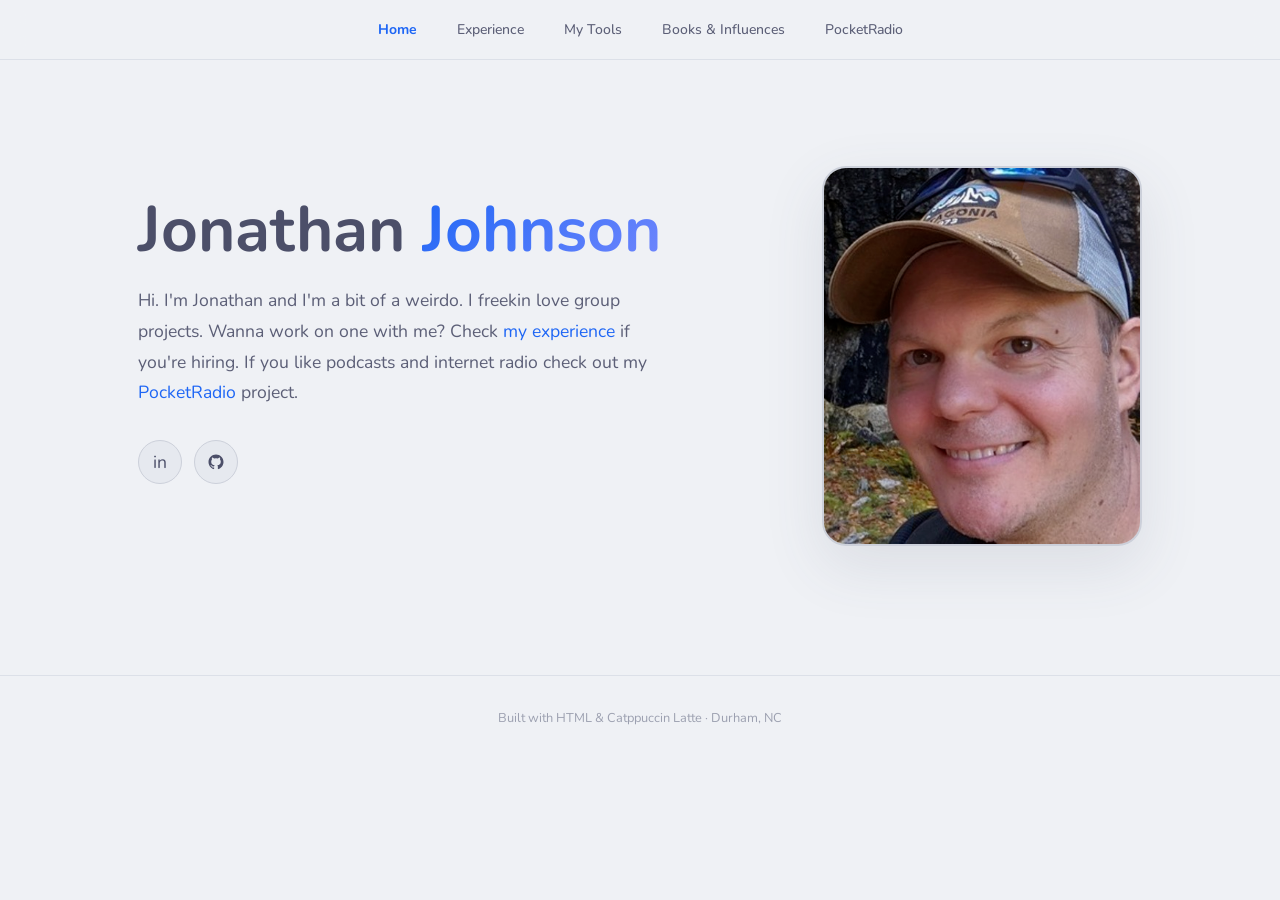
<file: index.html>
<!DOCTYPE html>
<html lang="en">
<head>
  <meta charset="UTF-8" />
  <meta name="viewport" content="width=device-width, initial-scale=1.0" />
  <title>Jonathan Johnson</title>
  <meta name="description" content="Jonathan Johnson — engineering leader in Durham, NC. Experience, agentic work, and PocketRadio." />
  <link rel="preconnect" href="https://fonts.googleapis.com" />
  <link rel="preconnect" href="https://fonts.gstatic.com" crossorigin />
  <link href="https://fonts.googleapis.com/css2?family=Caveat:wght@600&family=Nunito:wght@300;400;500;600;700&display=swap" rel="stylesheet" />
  <link rel="stylesheet" href="assets/site.css" />
  <noscript><style>.fade-in { opacity: 1; transform: none; }</style></noscript>
</head>
<body>

  <!-- NAV -->
  <nav>
    <ul>
      <li><a href="index.html" class="current">Home</a></li>
      <li><a href="experience.html">Experience</a></li>
      <li><a href="tools.html">My Tools</a></li>
      <li><a href="books.html">Books &amp; Influences</a></li>
      <li><a href="pocketradio.html">PocketRadio</a></li>
    </ul>
  </nav>

  <!-- HERO -->
  <section id="hero">
    <div class="hero-left fade-in">
      <h1>Jonathan <span>Johnson</span></h1>
      <p class="hero-bio">Hi. I'm Jonathan and I'm a bit of a weirdo. I freekin love group projects. Wanna work on one with me? Check <a href="experience.html">my experience</a> if you're hiring. If you like podcasts and internet radio check out my <a href="pocketradio.html">PocketRadio</a> project.</p>
      <div class="social-icons">
        <a href="https://www.linkedin.com/in/jonathan-david-johnson" target="_blank" rel="noopener" class="social-icon" title="LinkedIn">in</a>
        <a href="https://github.com/jonathan-david-johnson" target="_blank" rel="noopener" class="social-icon" title="GitHub">
          <svg width="18" height="18" viewBox="0 0 24 24" fill="currentColor"><path d="M12 2C6.477 2 2 6.477 2 12c0 4.418 2.865 8.166 6.839 9.489.5.092.682-.217.682-.482 0-.237-.008-.866-.013-1.7-2.782.604-3.369-1.341-3.369-1.341-.454-1.154-1.11-1.462-1.11-1.462-.908-.62.069-.608.069-.608 1.003.07 1.531 1.03 1.531 1.03.892 1.529 2.341 1.087 2.91.832.092-.647.35-1.088.636-1.338-2.22-.253-4.555-1.11-4.555-4.943 0-1.091.39-1.984 1.029-2.683-.103-.253-.446-1.27.098-2.647 0 0 .84-.269 2.75 1.025A9.578 9.578 0 0 1 12 6.836a9.59 9.59 0 0 1 2.504.337c1.909-1.294 2.747-1.025 2.747-1.025.546 1.377.202 2.394.1 2.647.64.699 1.028 1.592 1.028 2.683 0 3.842-2.339 4.687-4.566 4.935.359.309.678.919.678 1.852 0 1.336-.012 2.415-.012 2.743 0 .267.18.578.688.48C19.138 20.163 22 16.418 22 12c0-5.523-4.477-10-10-10z"/></svg>
        </a>
      </div>
    </div>
    <div class="hero-right fade-in" style="transition-delay: 0.15s">
      <div class="avatar-wrap">
        <img src="headshot.png" alt="Jonathan Johnson" />
      </div>
    </div>
  </section>

  <footer>
    Built with HTML &amp; Catppuccin Latte · Durham, NC
  </footer>

  <script src="assets/site.js"></script>

</body>
</html>
</file>
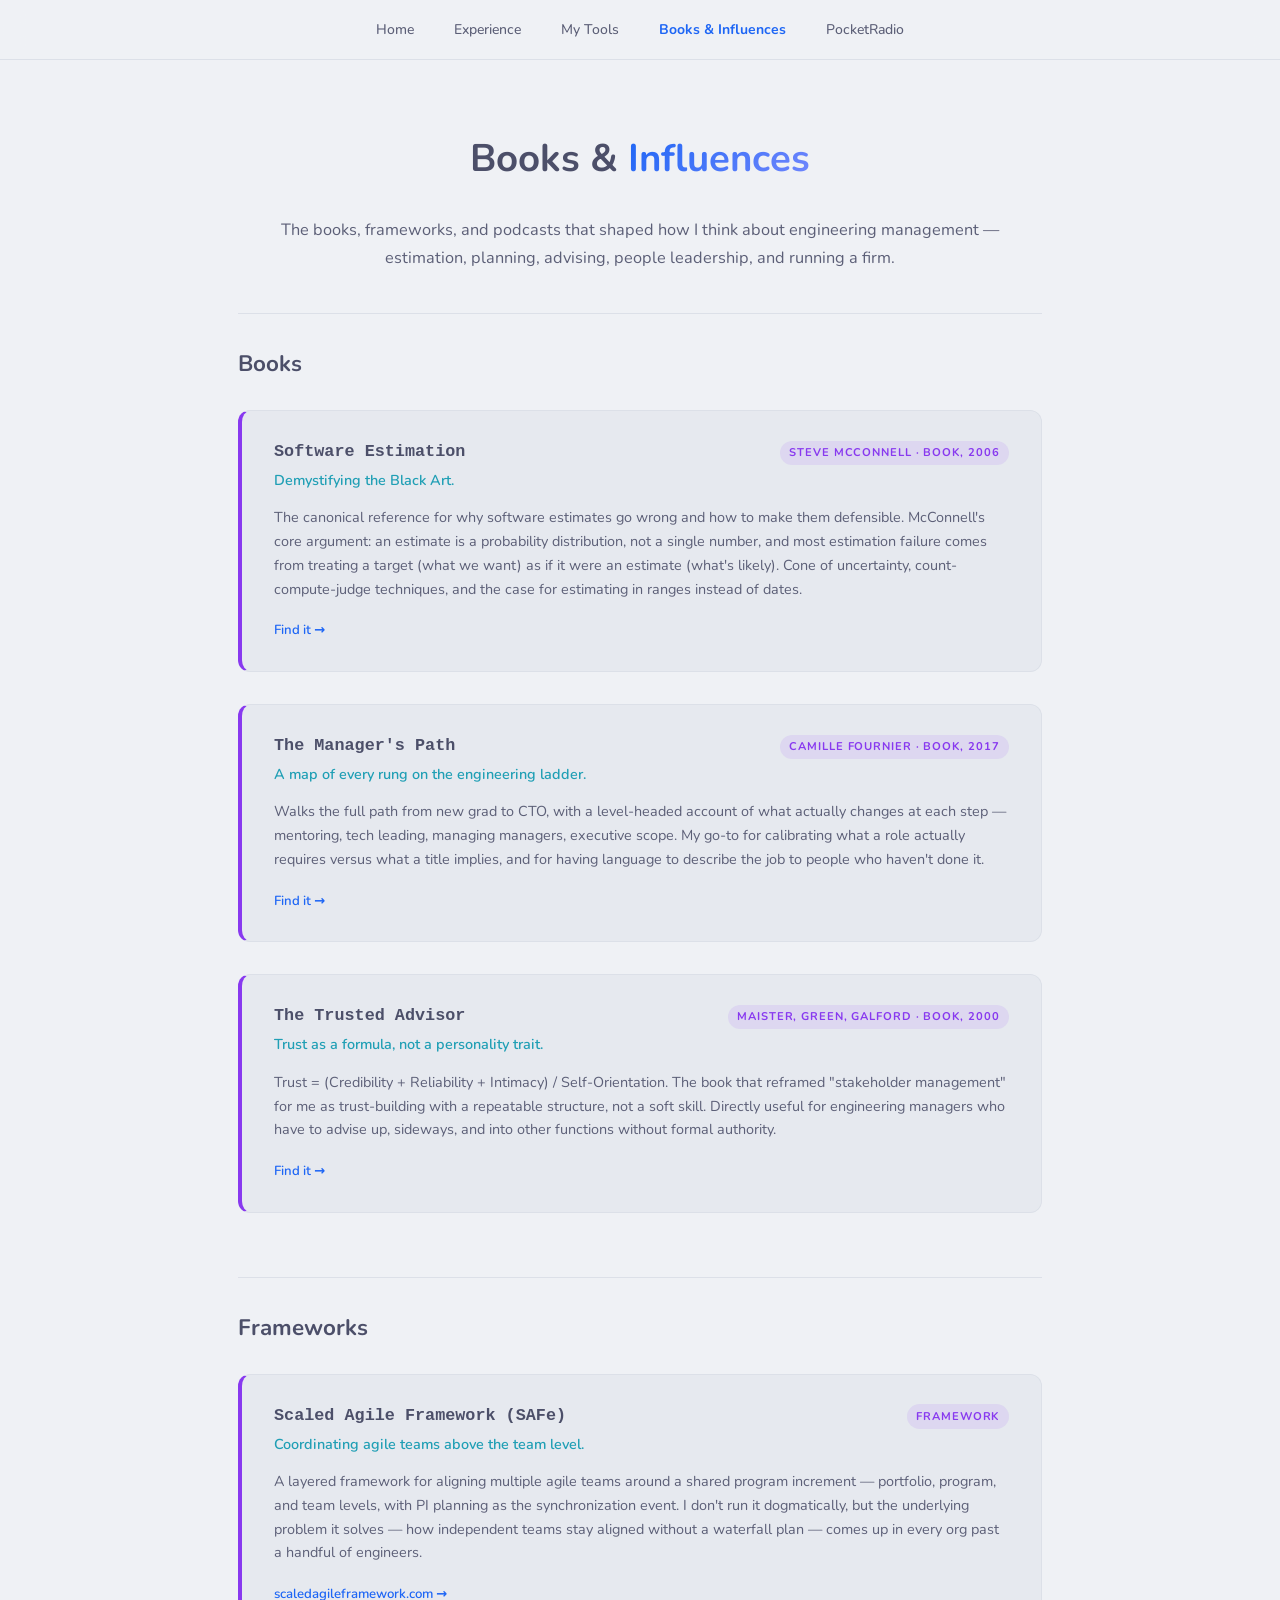
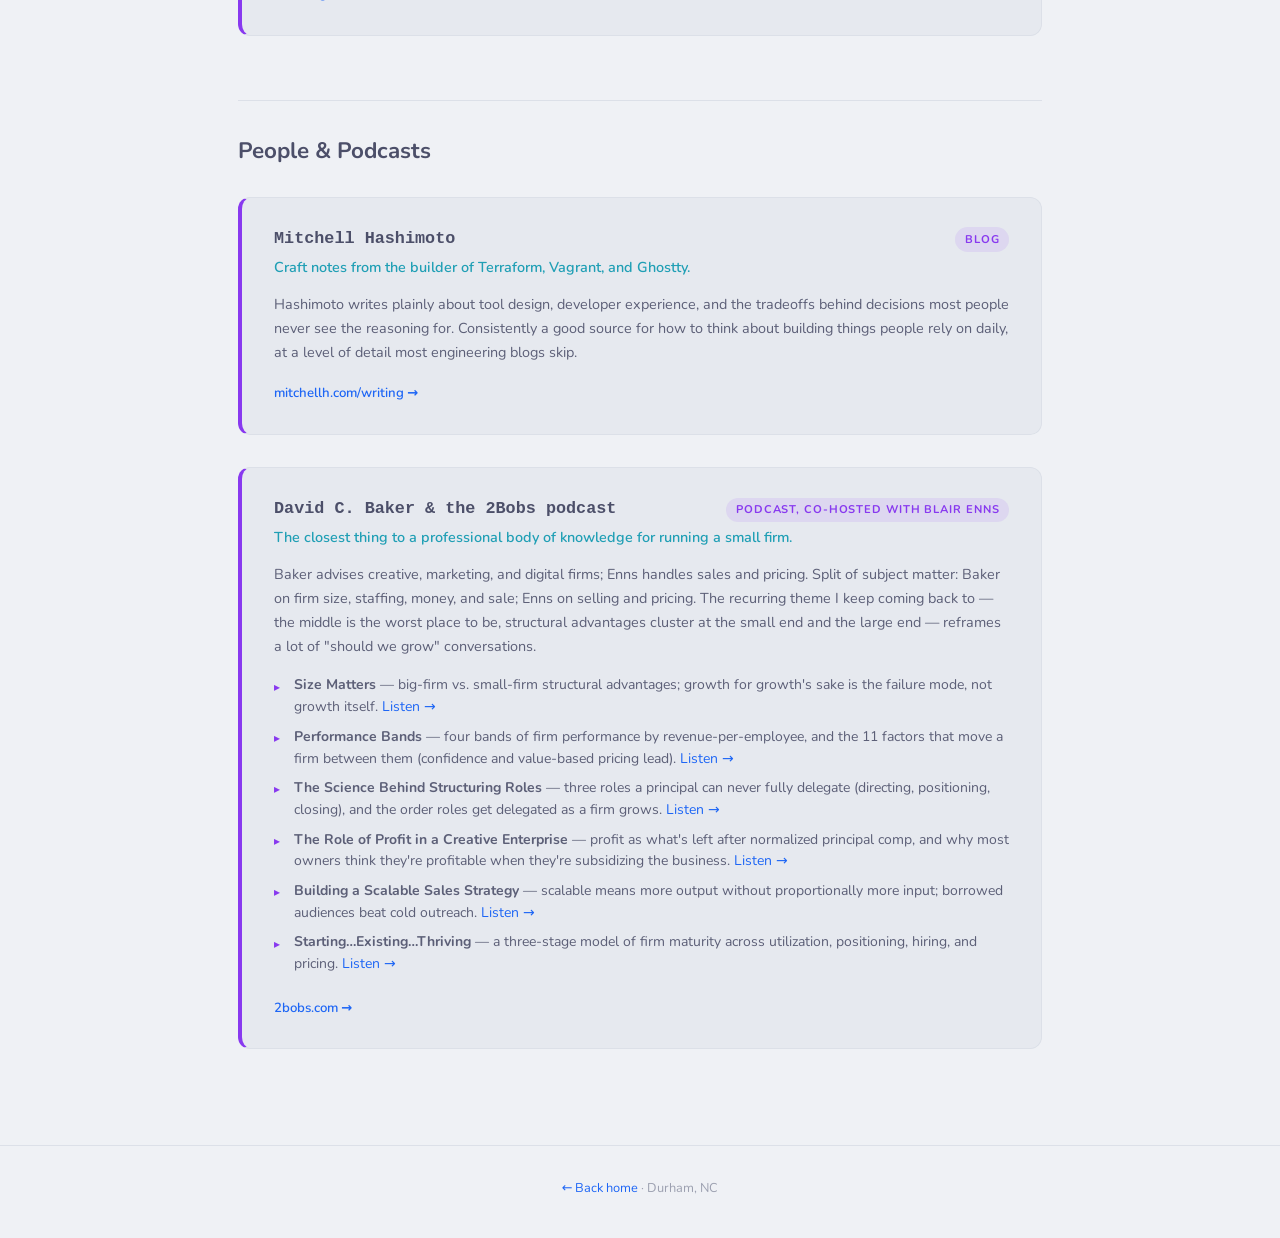
<file: books.html>
<!DOCTYPE html>
<html lang="en">
<head>
  <meta charset="UTF-8" />
  <meta name="viewport" content="width=device-width, initial-scale=1.0" />
  <title>Books &amp; Influences — Jonathan Johnson</title>
  <meta name="description" content="Books, frameworks, and podcasts that shaped Jonathan Johnson's approach to engineering management." />
  <link rel="preconnect" href="https://fonts.googleapis.com" />
  <link rel="preconnect" href="https://fonts.gstatic.com" crossorigin />
  <link href="https://fonts.googleapis.com/css2?family=Caveat:wght@600&family=Nunito:wght@300;400;500;600;700&display=swap" rel="stylesheet" />
  <link rel="stylesheet" href="assets/site.css" />
  <noscript><style>.fade-in { opacity: 1; transform: none; }</style></noscript>
</head>
<body>

  <!-- NAV -->
  <nav>
    <ul>
      <li><a href="index.html">Home</a></li>
      <li><a href="experience.html">Experience</a></li>
      <li><a href="tools.html">My Tools</a></li>
      <li><a href="books.html" class="current">Books &amp; Influences</a></li>
      <li><a href="pocketradio.html">PocketRadio</a></li>
    </ul>
  </nav>

  <div id="books">
    <div class="section-wrap first">
      <h2 class="section-heading tight fade-in">Books &amp; <span>Influences</span></h2>
      <p class="pr-lede fade-in">The books, frameworks, and podcasts that shaped how I think about engineering management — estimation, planning, advising, people leadership, and running a firm.</p>

      <!-- ── BOOKS ── -->
      <div class="tool-group">
        <div class="tool-group-head fade-in">
          <h3>Books</h3>
        </div>

        <div class="tool-list">

          <div class="tool-card fade-in">
            <div class="tool-head">
              <span class="tool-name">Software Estimation</span>
              <span class="tool-kind">Steve McConnell · Book, 2006</span>
            </div>
            <p class="tool-what">Demystifying the Black Art.</p>
            <p class="tool-desc">The canonical reference for why software estimates go wrong and how to make them defensible. McConnell's core argument: an estimate is a probability distribution, not a single number, and most estimation failure comes from treating a target (what we want) as if it were an estimate (what's likely). Cone of uncertainty, count-compute-judge techniques, and the case for estimating in ranges instead of dates.</p>
            <a href="https://www.google.com/search?q=Software+Estimation+Demystifying+the+Black+Art+Steve+McConnell" target="_blank" rel="noopener" class="tool-link">Find it →</a>
          </div>

          <div class="tool-card fade-in">
            <div class="tool-head">
              <span class="tool-name">The Manager's Path</span>
              <span class="tool-kind">Camille Fournier · Book, 2017</span>
            </div>
            <p class="tool-what">A map of every rung on the engineering ladder.</p>
            <p class="tool-desc">Walks the full path from new grad to CTO, with a level-headed account of what actually changes at each step — mentoring, tech leading, managing managers, executive scope. My go-to for calibrating what a role actually requires versus what a title implies, and for having language to describe the job to people who haven't done it.</p>
            <a href="https://www.google.com/search?q=The+Manager%27s+Path+Camille+Fournier" target="_blank" rel="noopener" class="tool-link">Find it →</a>
          </div>

          <div class="tool-card fade-in">
            <div class="tool-head">
              <span class="tool-name">The Trusted Advisor</span>
              <span class="tool-kind">Maister, Green, Galford · Book, 2000</span>
            </div>
            <p class="tool-what">Trust as a formula, not a personality trait.</p>
            <p class="tool-desc">Trust = (Credibility + Reliability + Intimacy) / Self-Orientation. The book that reframed "stakeholder management" for me as trust-building with a repeatable structure, not a soft skill. Directly useful for engineering managers who have to advise up, sideways, and into other functions without formal authority.</p>
            <a href="https://www.google.com/search?q=The+Trusted+Advisor+Maister+Green+Galford" target="_blank" rel="noopener" class="tool-link">Find it →</a>
          </div>

        </div>
      </div>

      <!-- ── FRAMEWORKS ── -->
      <div class="tool-group">
        <div class="tool-group-head fade-in">
          <h3>Frameworks</h3>
        </div>

        <div class="tool-list">

          <div class="tool-card fade-in">
            <div class="tool-head">
              <span class="tool-name">Scaled Agile Framework (SAFe)</span>
              <span class="tool-kind">Framework</span>
            </div>
            <p class="tool-what">Coordinating agile teams above the team level.</p>
            <p class="tool-desc">A layered framework for aligning multiple agile teams around a shared program increment — portfolio, program, and team levels, with PI planning as the synchronization event. I don't run it dogmatically, but the underlying problem it solves — how independent teams stay aligned without a waterfall plan — comes up in every org past a handful of engineers.</p>
            <a href="https://scaledagileframework.com/" target="_blank" rel="noopener" class="tool-link">scaledagileframework.com →</a>
          </div>

        </div>
      </div>

      <!-- ── PEOPLE & PODCASTS ── -->
      <div class="tool-group">
        <div class="tool-group-head fade-in">
          <h3>People &amp; Podcasts</h3>
        </div>

        <div class="tool-list">

          <div class="tool-card fade-in">
            <div class="tool-head">
              <span class="tool-name">Mitchell Hashimoto</span>
              <span class="tool-kind">Blog</span>
            </div>
            <p class="tool-what">Craft notes from the builder of Terraform, Vagrant, and Ghostty.</p>
            <p class="tool-desc">Hashimoto writes plainly about tool design, developer experience, and the tradeoffs behind decisions most people never see the reasoning for. Consistently a good source for how to think about building things people rely on daily, at a level of detail most engineering blogs skip.</p>
            <a href="https://mitchellh.com/writing" target="_blank" rel="noopener" class="tool-link">mitchellh.com/writing →</a>
          </div>

          <div class="tool-card fade-in">
            <div class="tool-head">
              <span class="tool-name">David C. Baker &amp; the 2Bobs podcast</span>
              <span class="tool-kind">Podcast, co-hosted with Blair Enns</span>
            </div>
            <p class="tool-what">The closest thing to a professional body of knowledge for running a small firm.</p>
            <p class="tool-desc">Baker advises creative, marketing, and digital firms; Enns handles sales and pricing. Split of subject matter: Baker on firm size, staffing, money, and sale; Enns on selling and pricing. The recurring theme I keep coming back to — the middle is the worst place to be, structural advantages cluster at the small end and the large end — reframes a lot of "should we grow" conversations.</p>
            <ul class="tool-bullets">
              <li><strong>Size Matters</strong> — big-firm vs. small-firm structural advantages; growth for growth's sake is the failure mode, not growth itself. <a href="https://2bobs.com/podcast/size-matters" target="_blank" rel="noopener">Listen →</a></li>
              <li><strong>Performance Bands</strong> — four bands of firm performance by revenue-per-employee, and the 11 factors that move a firm between them (confidence and value-based pricing lead). <a href="https://2bobs.com/podcast/performance-bands" target="_blank" rel="noopener">Listen →</a></li>
              <li><strong>The Science Behind Structuring Roles</strong> — three roles a principal can never fully delegate (directing, positioning, closing), and the order roles get delegated as a firm grows. <a href="https://2bobs.com/podcast/the-science-behind-structuring-roles" target="_blank" rel="noopener">Listen →</a></li>
              <li><strong>The Role of Profit in a Creative Enterprise</strong> — profit as what's left after normalized principal comp, and why most owners think they're profitable when they're subsidizing the business. <a href="https://2bobs.com/podcast/the-role-of-profit-in-a-creative-enterprise" target="_blank" rel="noopener">Listen →</a></li>
              <li><strong>Building a Scalable Sales Strategy</strong> — scalable means more output without proportionally more input; borrowed audiences beat cold outreach. <a href="https://2bobs.com/podcast/building-a-scalable-sales-strategy" target="_blank" rel="noopener">Listen →</a></li>
              <li><strong>Starting…Existing…Thriving</strong> — a three-stage model of firm maturity across utilization, positioning, hiring, and pricing. <a href="https://2bobs.com/podcast/starting-existing-thriving" target="_blank" rel="noopener">Listen →</a></li>
            </ul>
            <a href="https://2bobs.com" target="_blank" rel="noopener" class="tool-link">2bobs.com →</a>
          </div>

        </div>
      </div>

    </div>
  </div>

  <footer>
    <a href="index.html">← Back home</a> · Durham, NC
  </footer>

  <script src="assets/site.js"></script>

</body>
</html>
</file>
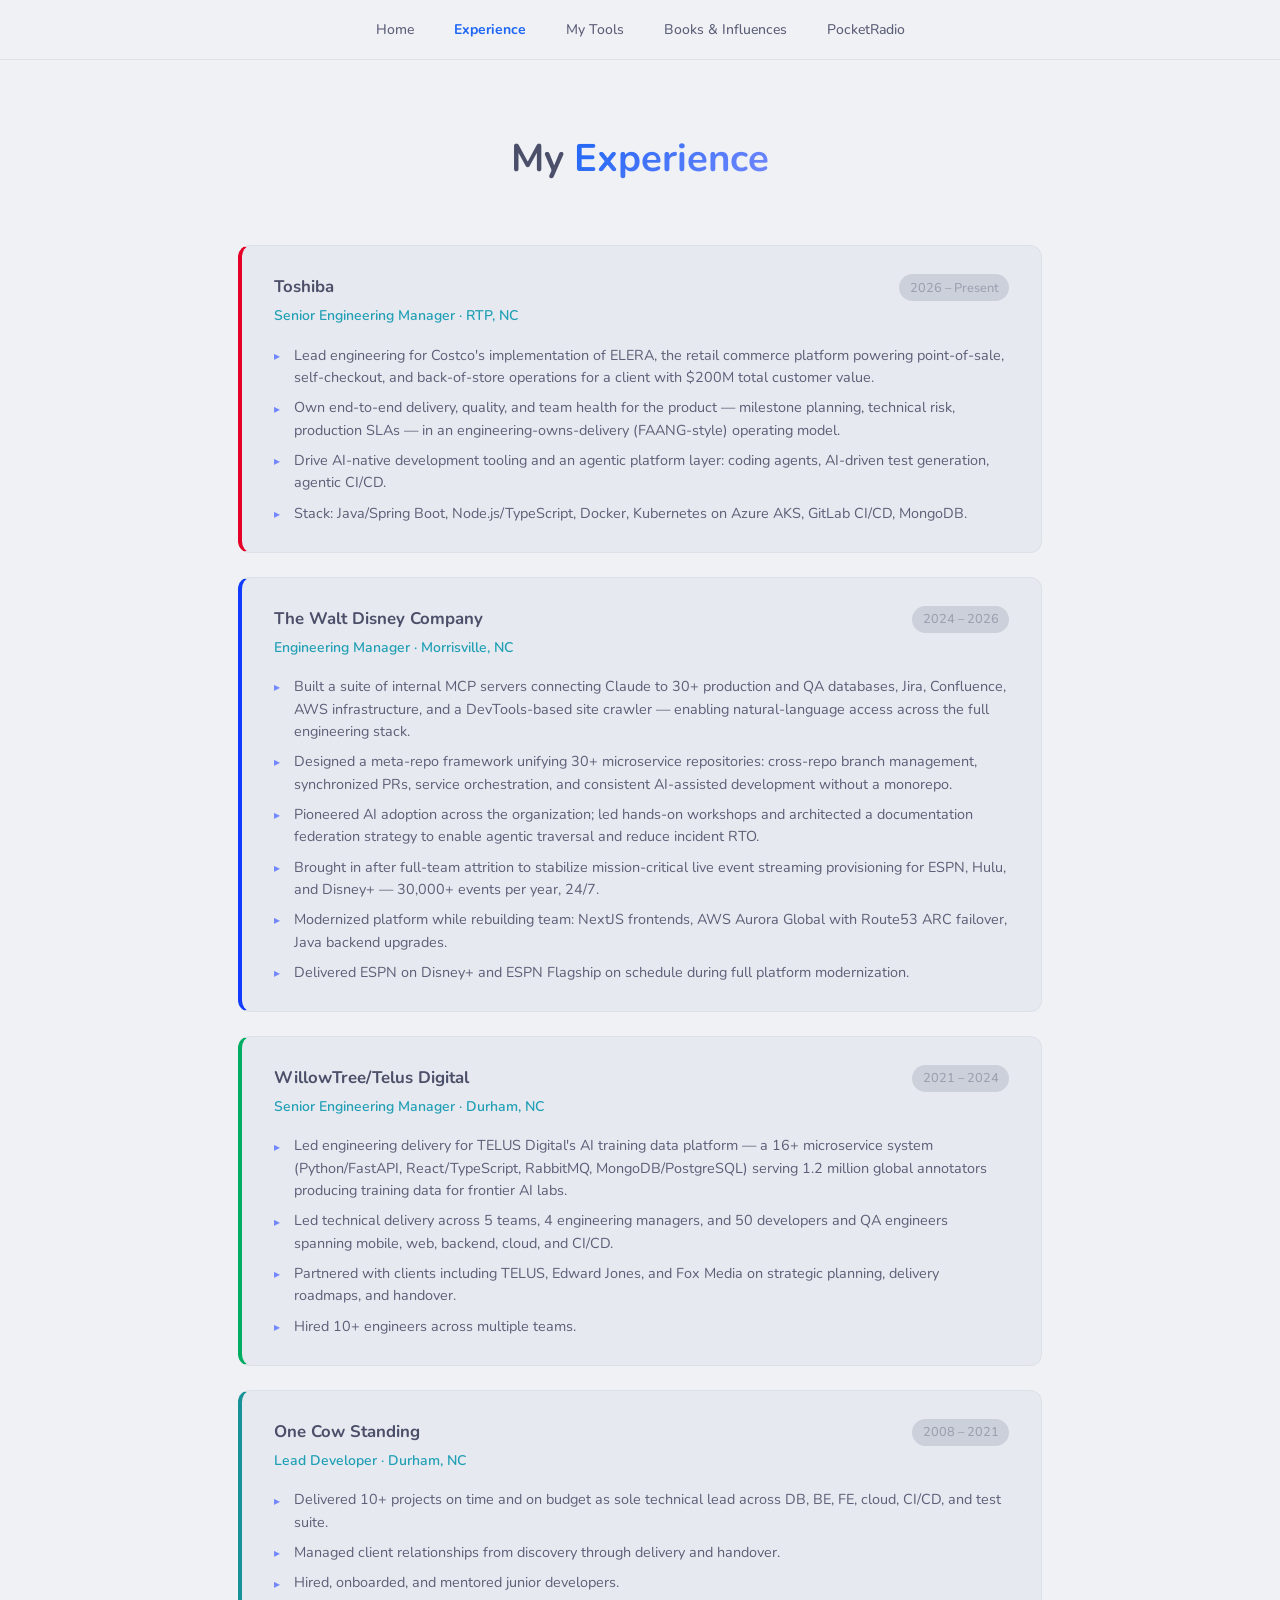
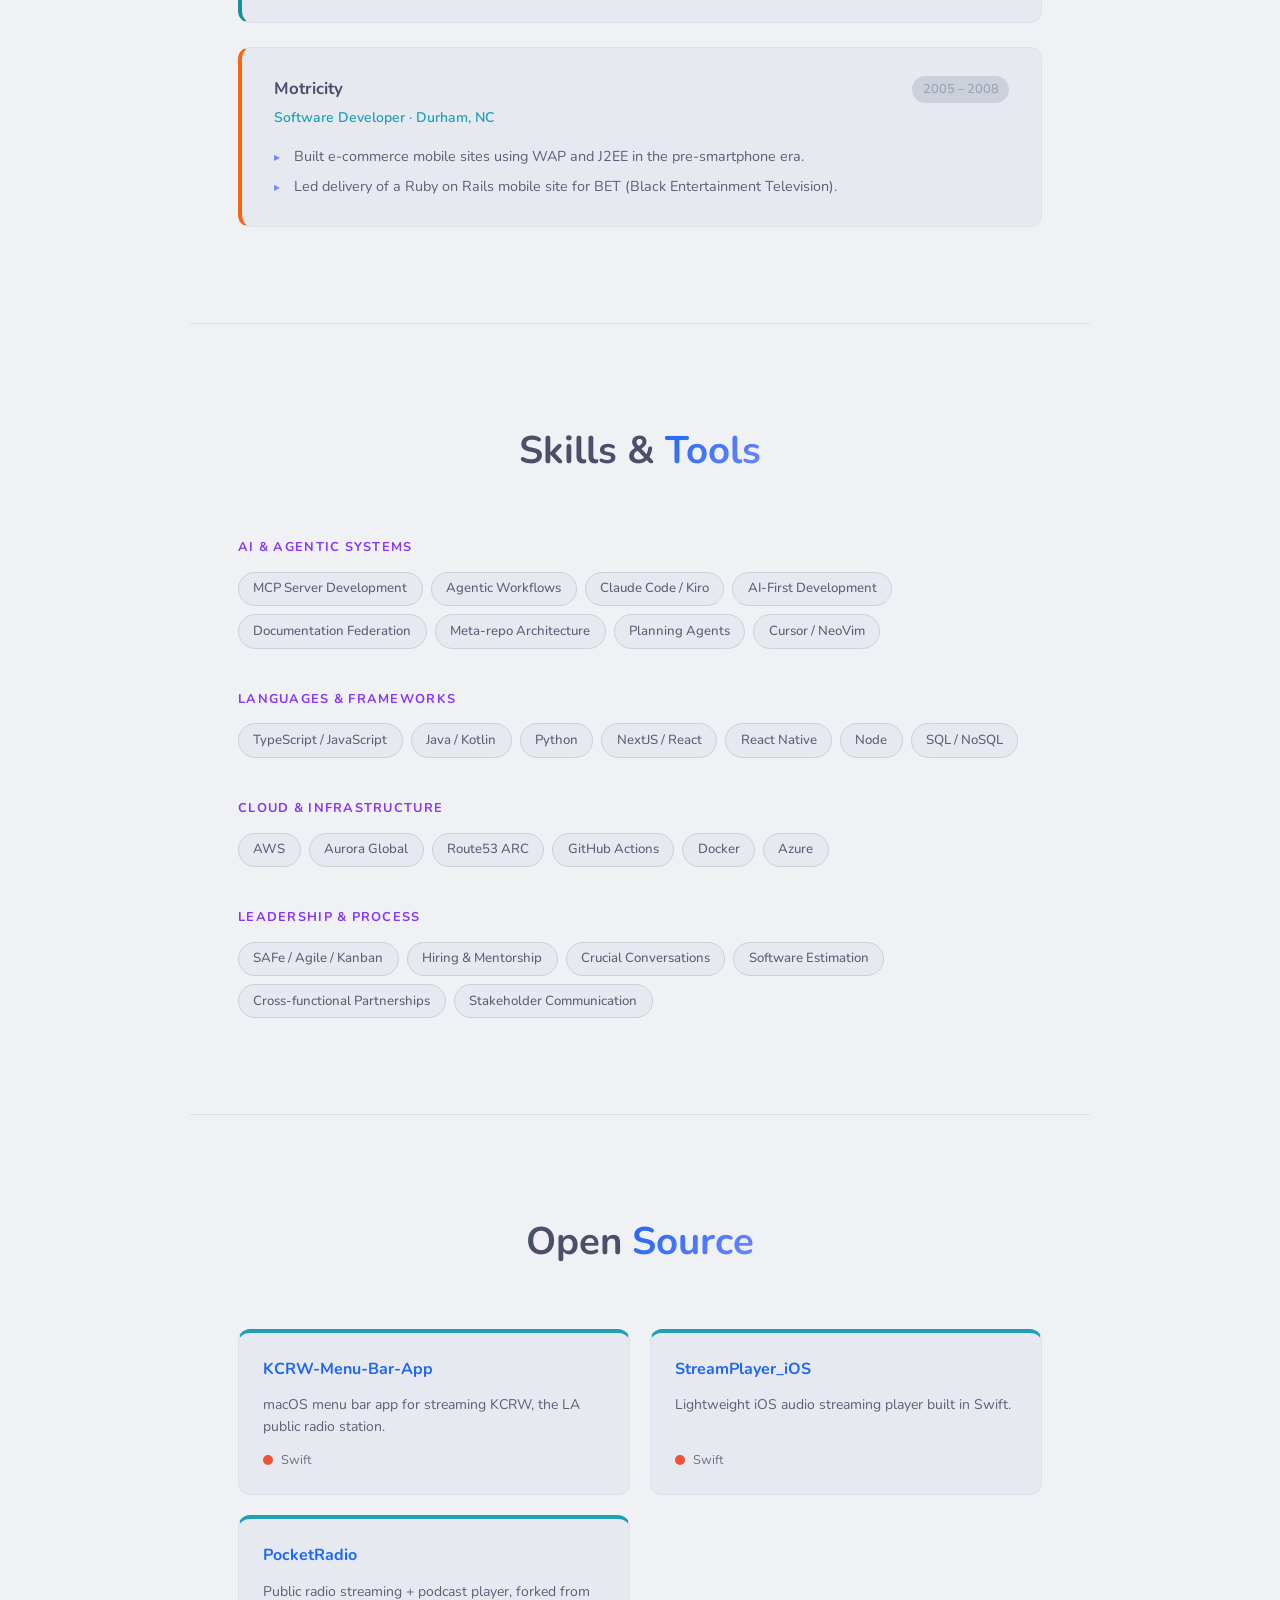
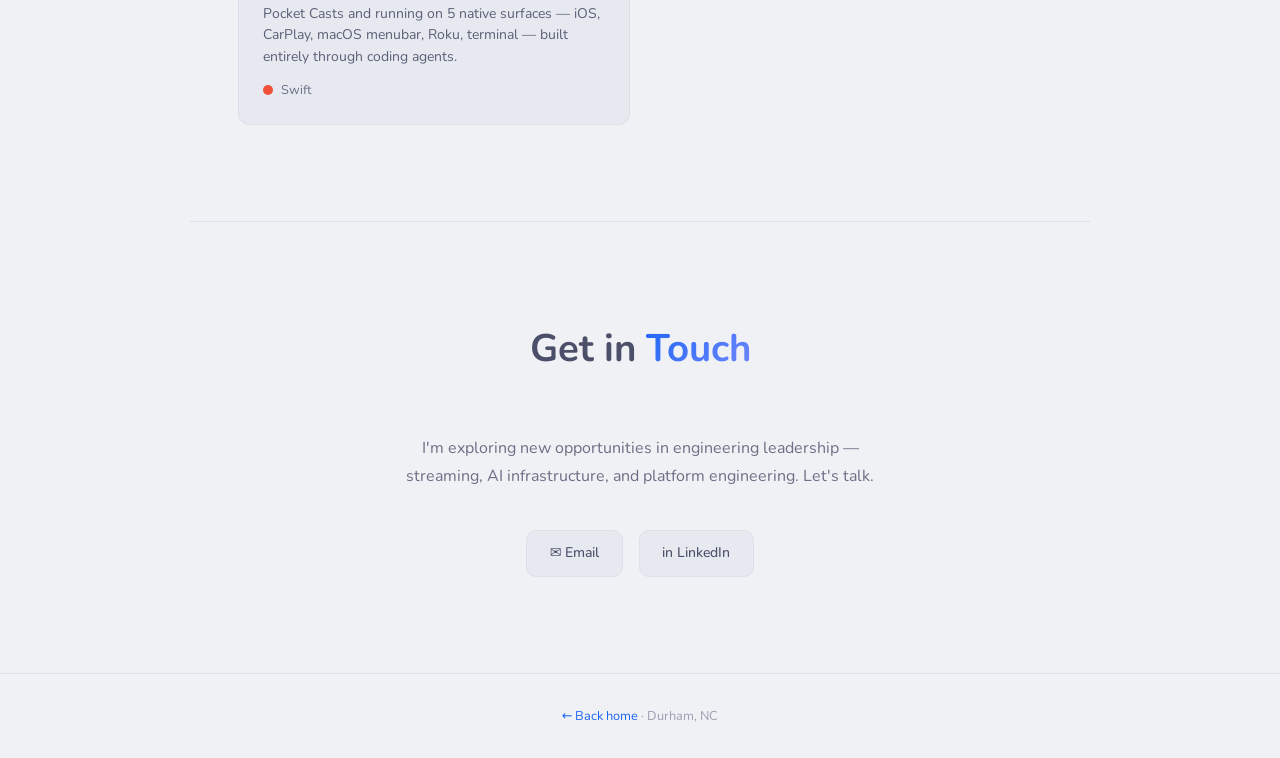
<file: experience.html>
<!DOCTYPE html>
<html lang="en">
<head>
  <meta charset="UTF-8" />
  <meta name="viewport" content="width=device-width, initial-scale=1.0" />
  <title>Experience — Jonathan Johnson</title>
  <meta name="description" content="Engineering leadership experience, skills, and open source — Jonathan Johnson." />
  <link rel="preconnect" href="https://fonts.googleapis.com" />
  <link rel="preconnect" href="https://fonts.gstatic.com" crossorigin />
  <link href="https://fonts.googleapis.com/css2?family=Caveat:wght@600&family=Nunito:wght@300;400;500;600;700&display=swap" rel="stylesheet" />
  <link rel="stylesheet" href="assets/site.css" />
  <noscript><style>.fade-in { opacity: 1; transform: none; }</style></noscript>
</head>
<body>

  <!-- NAV -->
  <nav>
    <ul>
      <li><a href="index.html">Home</a></li>
      <li><a href="experience.html" class="current">Experience</a></li>
      <li><a href="tools.html">My Tools</a></li>
      <li><a href="books.html">Books &amp; Influences</a></li>
      <li><a href="pocketradio.html">PocketRadio</a></li>
    </ul>
  </nav>

  <!-- EXPERIENCE -->
  <div id="experience">
    <div class="section-wrap first">
      <h2 class="section-heading fade-in">My <span>Experience</span></h2>
      <div class="exp-list">

        <div class="exp-card fade-in" style="border-left-color: #E60027">
          <div class="exp-card-header">
            <span class="exp-company">Toshiba</span>
            <span class="exp-period">2026 – Present</span>
          </div>
          <p class="exp-role">Senior Engineering Manager · RTP, NC</p>
          <ul class="exp-bullets">
            <li>Lead engineering for Costco's implementation of ELERA, the retail commerce platform powering point-of-sale, self-checkout, and back-of-store operations for a client with $200M total customer value.</li>
            <li>Own end-to-end delivery, quality, and team health for the product — milestone planning, technical risk, production SLAs — in an engineering-owns-delivery (FAANG-style) operating model.</li>
            <li>Drive AI-native development tooling and an agentic platform layer: coding agents, AI-driven test generation, agentic CI/CD.</li>
            <li>Stack: Java/Spring Boot, Node.js/TypeScript, Docker, Kubernetes on Azure AKS, GitLab CI/CD, MongoDB.</li>
          </ul>
        </div>

        <div class="exp-card fade-in" style="border-left-color: #113CFF">
          <div class="exp-card-header">
            <span class="exp-company">The Walt Disney Company</span>
            <span class="exp-period">2024 – 2026</span>
          </div>
          <p class="exp-role">Engineering Manager · Morrisville, NC</p>
          <ul class="exp-bullets">
            <li>Built a suite of internal MCP servers connecting Claude to 30+ production and QA databases, Jira, Confluence, AWS infrastructure, and a DevTools-based site crawler — enabling natural-language access across the full engineering stack.</li>
            <li>Designed a meta-repo framework unifying 30+ microservice repositories: cross-repo branch management, synchronized PRs, service orchestration, and consistent AI-assisted development without a monorepo.</li>
            <li>Pioneered AI adoption across the organization; led hands-on workshops and architected a documentation federation strategy to enable agentic traversal and reduce incident RTO.</li>
            <li>Brought in after full-team attrition to stabilize mission-critical live event streaming provisioning for ESPN, Hulu, and Disney+ — 30,000+ events per year, 24/7.</li>
            <li>Modernized platform while rebuilding team: NextJS frontends, AWS Aurora Global with Route53 ARC failover, Java backend upgrades.</li>
            <li>Delivered ESPN on Disney+ and ESPN Flagship on schedule during full platform modernization.</li>
          </ul>
        </div>

        <div class="exp-card fade-in" style="border-left-color: #00AD62">
          <div class="exp-card-header">
            <span class="exp-company">WillowTree/Telus Digital</span>
            <span class="exp-period">2021 – 2024</span>
          </div>
          <p class="exp-role">Senior Engineering Manager · Durham, NC</p>
          <ul class="exp-bullets">
            <li>Led engineering delivery for TELUS Digital's AI training data platform — a 16+ microservice system (Python/FastAPI, React/TypeScript, RabbitMQ, MongoDB/PostgreSQL) serving 1.2 million global annotators producing training data for frontier AI labs.</li>
            <li>Led technical delivery across 5 teams, 4 engineering managers, and 50 developers and QA engineers spanning mobile, web, backend, cloud, and CI/CD.</li>
            <li>Partnered with clients including TELUS, Edward Jones, and Fox Media on strategic planning, delivery roadmaps, and handover.</li>
            <li>Hired 10+ engineers across multiple teams.</li>
          </ul>
        </div>

        <div class="exp-card fade-in" style="border-left-color: var(--teal)">
          <div class="exp-card-header">
            <span class="exp-company">One Cow Standing</span>
            <span class="exp-period">2008 – 2021</span>
          </div>
          <p class="exp-role">Lead Developer · Durham, NC</p>
          <ul class="exp-bullets">
            <li>Delivered 10+ projects on time and on budget as sole technical lead across DB, BE, FE, cloud, CI/CD, and test suite.</li>
            <li>Managed client relationships from discovery through delivery and handover.</li>
            <li>Hired, onboarded, and mentored junior developers.</li>
          </ul>
        </div>

        <div class="exp-card fade-in" style="border-left-color: var(--peach)">
          <div class="exp-card-header">
            <span class="exp-company">Motricity</span>
            <span class="exp-period">2005 – 2008</span>
          </div>
          <p class="exp-role">Software Developer · Durham, NC</p>
          <ul class="exp-bullets">
            <li>Built e-commerce mobile sites using WAP and J2EE in the pre-smartphone era.</li>
            <li>Led delivery of a Ruby on Rails mobile site for BET (Black Entertainment Television).</li>
          </ul>
        </div>

      </div>
    </div>
  </div>

  <!-- SKILLS -->
  <div id="skills">
    <div class="section-wrap">
      <h2 class="section-heading fade-in">Skills &amp; <span>Tools</span></h2>
      <div class="skills-section">

        <div class="skill-category fade-in">
          <h3>AI &amp; Agentic Systems</h3>
          <div class="skill-pills">
            <span class="pill">MCP Server Development</span>
            <span class="pill">Agentic Workflows</span>
            <span class="pill">Claude Code / Kiro</span>
            <span class="pill">AI-First Development</span>
            <span class="pill">Documentation Federation</span>
            <span class="pill">Meta-repo Architecture</span>
            <span class="pill">Planning Agents</span>
            <span class="pill">Cursor / NeoVim</span>
          </div>
        </div>

        <div class="skill-category fade-in">
          <h3>Languages &amp; Frameworks</h3>
          <div class="skill-pills">
            <span class="pill">TypeScript / JavaScript</span>
            <span class="pill">Java / Kotlin</span>
            <span class="pill">Python</span>
            <span class="pill">NextJS / React</span>
            <span class="pill">React Native</span>
            <span class="pill">Node</span>
            <span class="pill">SQL / NoSQL</span>
          </div>
        </div>

        <div class="skill-category fade-in">
          <h3>Cloud &amp; Infrastructure</h3>
          <div class="skill-pills">
            <span class="pill">AWS</span>
            <span class="pill">Aurora Global</span>
            <span class="pill">Route53 ARC</span>
            <span class="pill">GitHub Actions</span>
            <span class="pill">Docker</span>
            <span class="pill">Azure</span>
          </div>
        </div>

        <div class="skill-category fade-in">
          <h3>Leadership &amp; Process</h3>
          <div class="skill-pills">
            <span class="pill">SAFe / Agile / Kanban</span>
            <span class="pill">Hiring &amp; Mentorship</span>
            <span class="pill">Crucial Conversations</span>
            <span class="pill">Software Estimation</span>
            <span class="pill">Cross-functional Partnerships</span>
            <span class="pill">Stakeholder Communication</span>
          </div>
        </div>

      </div>
    </div>
  </div>

  <!-- PROJECTS -->
  <div id="projects">
    <div class="section-wrap">
      <h2 class="section-heading fade-in">Open <span>Source</span></h2>
      <div class="projects-grid">

        <a href="https://github.com/jonathan-david-johnson/KCRW-Menu-Bar-App" target="_blank" rel="noopener" class="project-card fade-in">
          <span class="project-name">KCRW-Menu-Bar-App</span>
          <p class="project-desc">macOS menu bar app for streaming KCRW, the LA public radio station.</p>
          <div class="project-footer">
            <span class="lang-dot"></span>
            <span class="lang-label">Swift</span>
          </div>
        </a>

        <a href="https://github.com/jonathan-david-johnson/StreamPlayer_iOS" target="_blank" rel="noopener" class="project-card fade-in">
          <span class="project-name">StreamPlayer_iOS</span>
          <p class="project-desc">Lightweight iOS audio streaming player built in Swift.</p>
          <div class="project-footer">
            <span class="lang-dot"></span>
            <span class="lang-label">Swift</span>
          </div>
        </a>

        <a href="pocketradio.html" class="project-card fade-in">
          <span class="project-name">PocketRadio</span>
          <p class="project-desc">Public radio streaming + podcast player, forked from Pocket Casts and running on 5 native surfaces — iOS, CarPlay, macOS menubar, Roku, terminal — built entirely through coding agents.</p>
          <div class="project-footer">
            <span class="lang-dot"></span>
            <span class="lang-label">Swift</span>
          </div>
        </a>

      </div>
    </div>
  </div>

  <!-- CONTACT -->
  <div id="contact">
    <div class="section-wrap" style="text-align:center">
      <h2 class="section-heading fade-in">Get in <span>Touch</span></h2>
      <p class="contact-tagline fade-in">I'm exploring new opportunities in engineering leadership — streaming, AI infrastructure, and platform engineering. Let's talk.</p>
      <div class="contact-cards fade-in">
        <a href="mailto:JonathanDavidJohnson@protonmail.com" class="contact-card">✉ Email</a>
        <a href="https://www.linkedin.com/in/jonathan-david-johnson" target="_blank" rel="noopener" class="contact-card">in LinkedIn</a>
      </div>
    </div>
  </div>

  <footer>
    <a href="index.html">← Back home</a> · Durham, NC
  </footer>

  <script src="assets/site.js"></script>

</body>
</html>
</file>
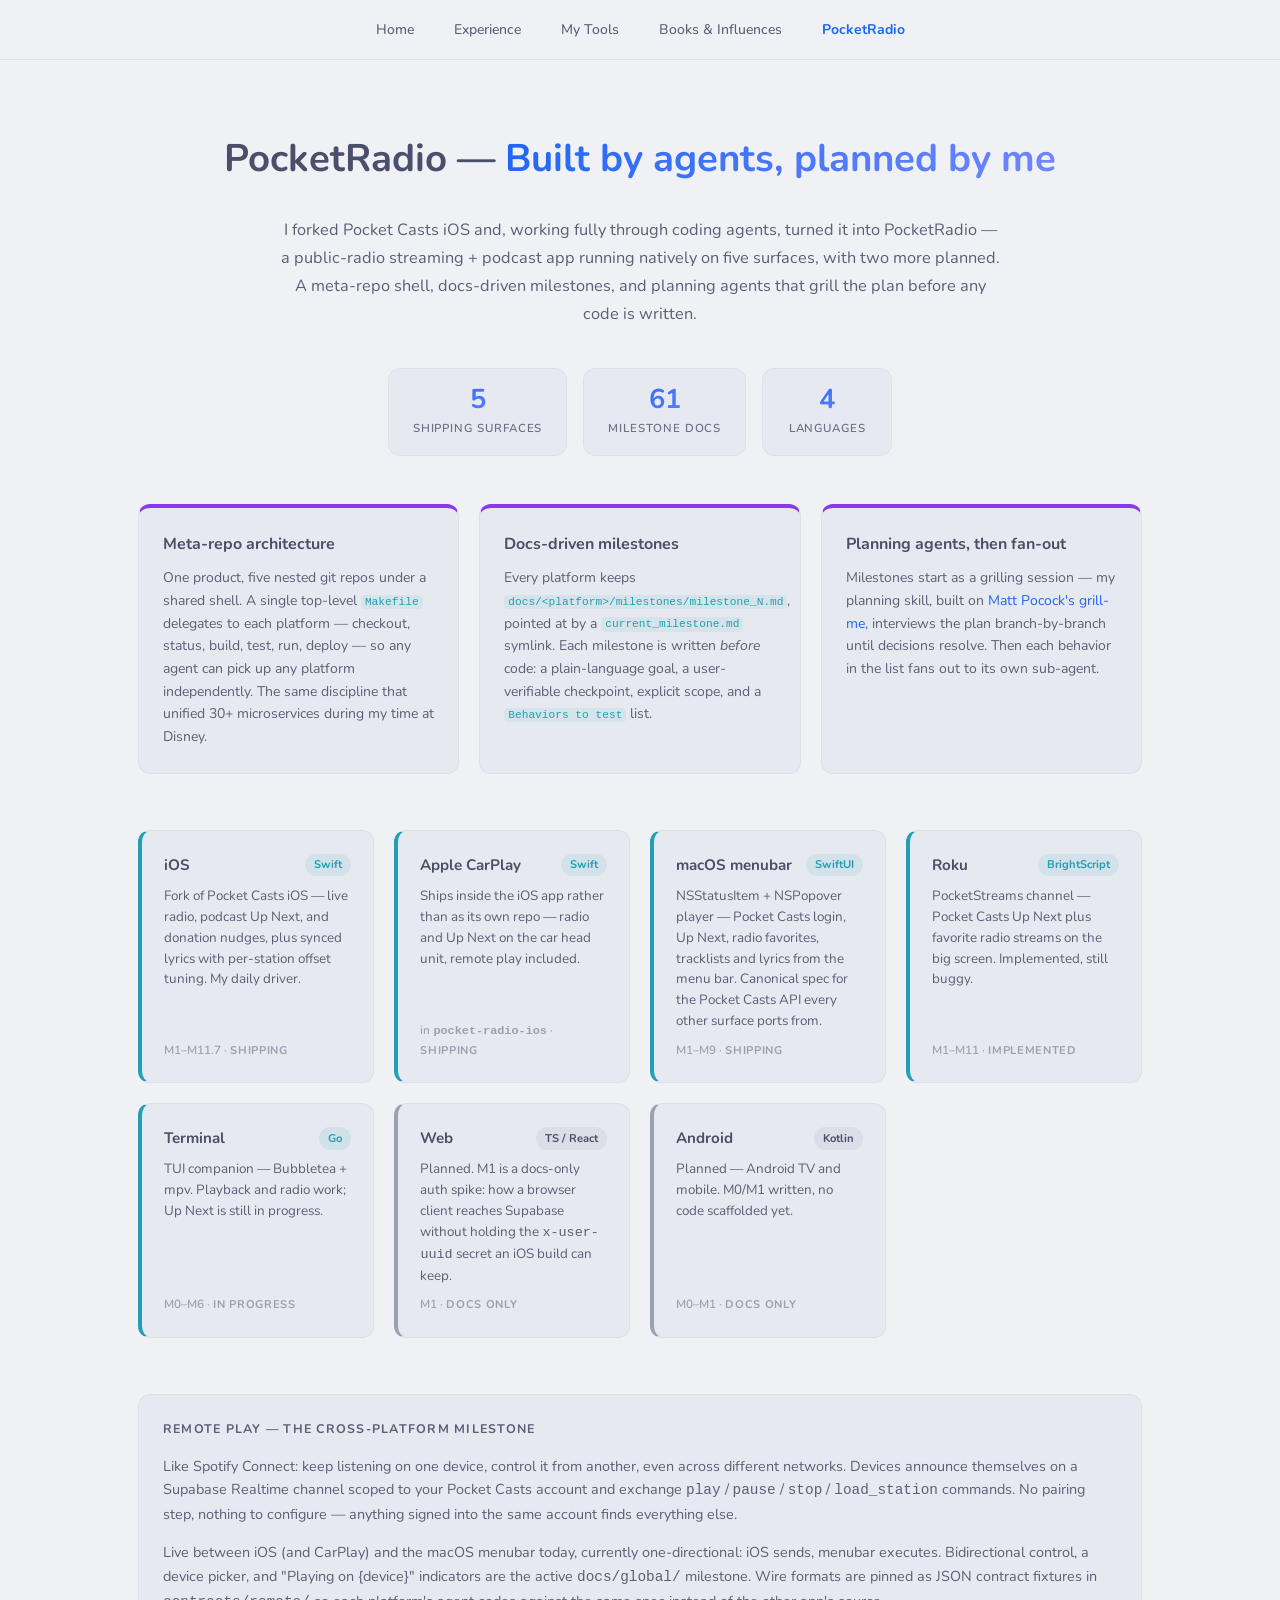
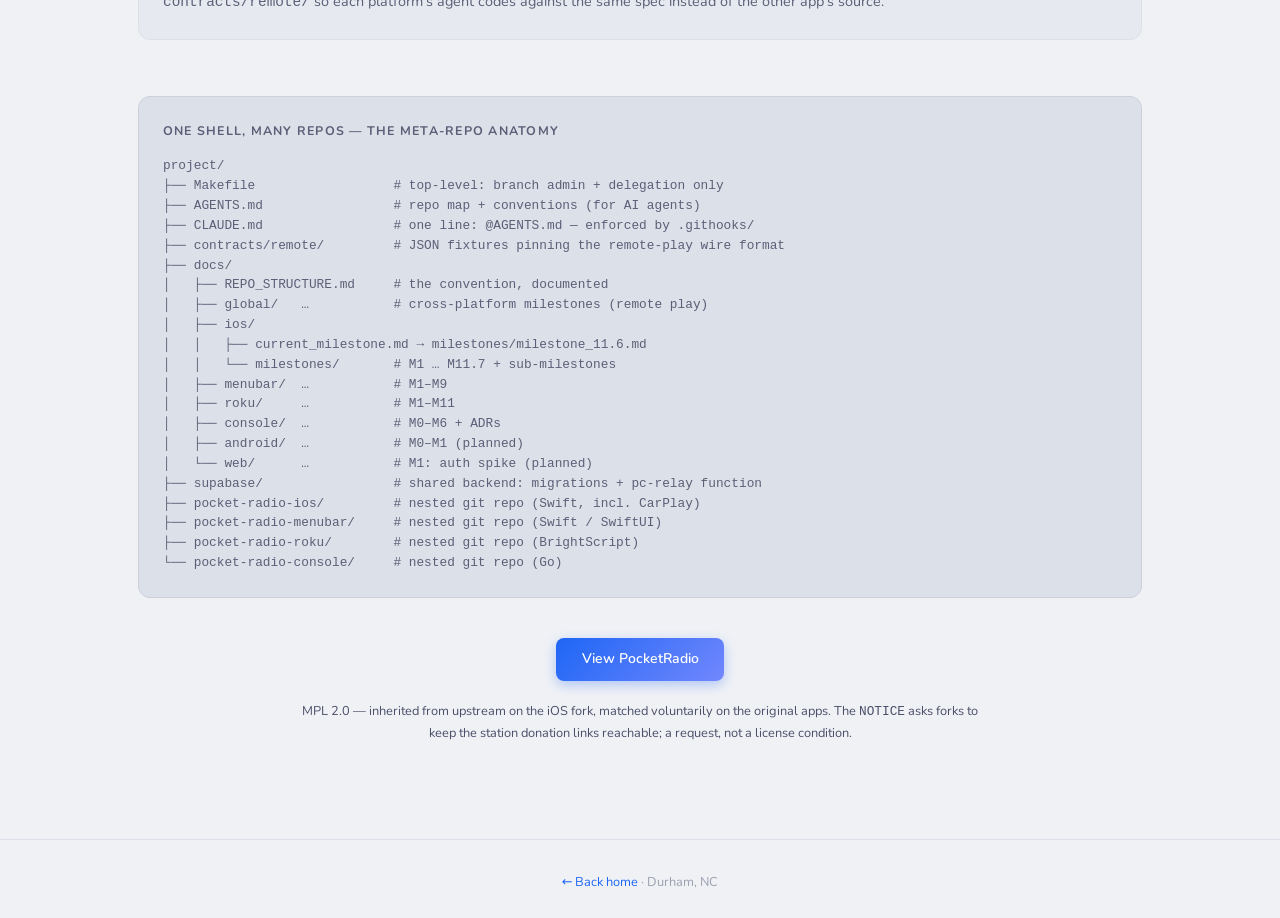
<file: pocketradio.html>
<!DOCTYPE html>
<html lang="en">
<head>
  <meta charset="UTF-8" />
  <meta name="viewport" content="width=device-width, initial-scale=1.0" />
  <title>PocketRadio — Jonathan Johnson</title>
  <meta name="description" content="PocketRadio — a public radio streaming and podcast app running on five native surfaces, built through coding agents." />
  <link rel="preconnect" href="https://fonts.googleapis.com" />
  <link rel="preconnect" href="https://fonts.gstatic.com" crossorigin />
  <link href="https://fonts.googleapis.com/css2?family=Caveat:wght@600&family=Nunito:wght@300;400;500;600;700&display=swap" rel="stylesheet" />
  <link rel="stylesheet" href="assets/site.css" />
  <noscript><style>.fade-in { opacity: 1; transform: none; }</style></noscript>
</head>
<body>

  <!-- NAV -->
  <nav>
    <ul>
      <li><a href="index.html">Home</a></li>
      <li><a href="experience.html">Experience</a></li>
      <li><a href="tools.html">My Tools</a></li>
      <li><a href="books.html">Books &amp; Influences</a></li>
      <li><a href="pocketradio.html" class="current">PocketRadio</a></li>
    </ul>
  </nav>

  <!-- POCKETRADIO -->
  <div id="pocketradio">
    <div class="section-wrap first wide">
      <h2 class="section-heading tight fade-in">PocketRadio — <span>Built by agents, planned by me</span></h2>
      <p class="pr-lede fade-in">I forked Pocket Casts iOS and, working fully through coding agents, turned it into PocketRadio — a public-radio streaming + podcast app running natively on five surfaces, with two more planned. A meta-repo shell, docs-driven milestones, and planning agents that grill the plan before any code is written.</p>

      <div class="pr-stat-row fade-in">
        <div class="pr-stat"><span class="num">5</span><span class="lbl">Shipping surfaces</span></div>
        <div class="pr-stat"><span class="num">61</span><span class="lbl">Milestone docs</span></div>
        <div class="pr-stat"><span class="num">4</span><span class="lbl">Languages</span></div>
      </div>

      <div class="pr-process">
        <div class="pr-step fade-in">
          <h3>Meta-repo architecture</h3>
          <p>One product, five nested git repos under a shared shell. A single top-level <code>Makefile</code> delegates to each platform — checkout, status, build, test, run, deploy — so any agent can pick up any platform independently. The same discipline that unified 30+ microservices during my time at Disney.</p>
        </div>
        <div class="pr-step fade-in">
          <h3>Docs-driven milestones</h3>
          <p>Every platform keeps <code>docs/&lt;platform&gt;/milestones/milestone_N.md</code>, pointed at by a <code>current_milestone.md</code> symlink. Each milestone is written <em>before</em> code: a plain-language goal, a user-verifiable checkpoint, explicit scope, and a <code>Behaviors to test</code> list.</p>
        </div>
        <div class="pr-step fade-in">
          <h3>Planning agents, then fan-out</h3>
          <p>Milestones start as a grilling session — my planning skill, built on <a href="https://github.com/mattpocock/skills" target="_blank" rel="noopener">Matt Pocock's grill-me</a>, interviews the plan branch-by-branch until decisions resolve. Then each behavior in the list fans out to its own sub-agent.</p>
        </div>
      </div>

      <div class="pr-platforms">
        <a href="https://github.com/jonathan-david-johnson/pocket-radio-ios" target="_blank" rel="noopener" class="pr-platform fade-in">
          <div class="pf-head"><span class="pf-name">iOS</span><span class="pf-lang">Swift</span></div>
          <p class="pf-desc">Fork of Pocket Casts iOS — live radio, podcast Up Next, and donation nudges, plus synced lyrics with per-station offset tuning. My daily driver.</p>
          <span class="pf-milestones">M1–M11.7 · <span class="pf-status">shipping</span></span>
        </a>
        <a href="https://github.com/jonathan-david-johnson/pocket-radio-ios" target="_blank" rel="noopener" class="pr-platform fade-in">
          <div class="pf-head"><span class="pf-name">Apple CarPlay</span><span class="pf-lang">Swift</span></div>
          <p class="pf-desc">Ships inside the iOS app rather than as its own repo — radio and Up Next on the car head unit, remote play included.</p>
          <span class="pf-milestones">in <code>pocket-radio-ios</code> · <span class="pf-status">shipping</span></span>
        </a>
        <a href="https://github.com/jonathan-david-johnson/pocket-radio-menubar" target="_blank" rel="noopener" class="pr-platform fade-in">
          <div class="pf-head"><span class="pf-name">macOS menubar</span><span class="pf-lang">SwiftUI</span></div>
          <p class="pf-desc">NSStatusItem + NSPopover player — Pocket Casts login, Up Next, radio favorites, tracklists and lyrics from the menu bar. Canonical spec for the Pocket Casts API every other surface ports from.</p>
          <span class="pf-milestones">M1–M9 · <span class="pf-status">shipping</span></span>
        </a>
        <a href="https://github.com/jonathan-david-johnson/pocket-radio-roku" target="_blank" rel="noopener" class="pr-platform fade-in">
          <div class="pf-head"><span class="pf-name">Roku</span><span class="pf-lang">BrightScript</span></div>
          <p class="pf-desc">PocketStreams channel — Pocket Casts Up Next plus favorite radio streams on the big screen. Implemented, still buggy.</p>
          <span class="pf-milestones">M1–M11 · <span class="pf-status">implemented</span></span>
        </a>
        <a href="https://github.com/jonathan-david-johnson/pocket-radio-console" target="_blank" rel="noopener" class="pr-platform fade-in">
          <div class="pf-head"><span class="pf-name">Terminal</span><span class="pf-lang">Go</span></div>
          <p class="pf-desc">TUI companion — Bubbletea + mpv. Playback and radio work; Up Next is still in progress.</p>
          <span class="pf-milestones">M0–M6 · <span class="pf-status">in progress</span></span>
        </a>
        <div class="pr-platform planned fade-in">
          <div class="pf-head"><span class="pf-name">Web</span><span class="pf-lang">TS / React</span></div>
          <p class="pf-desc">Planned. M1 is a docs-only auth spike: how a browser client reaches Supabase without holding the <code>x-user-uuid</code> secret an iOS build can keep.</p>
          <span class="pf-milestones">M1 · <span class="pf-status">docs only</span></span>
        </div>
        <div class="pr-platform planned fade-in">
          <div class="pf-head"><span class="pf-name">Android</span><span class="pf-lang">Kotlin</span></div>
          <p class="pf-desc">Planned — Android TV and mobile. M0/M1 written, no code scaffolded yet.</p>
          <span class="pf-milestones">M0–M1 · <span class="pf-status">docs only</span></span>
        </div>
      </div>

      <div class="pr-remote fade-in">
        <h3>Remote play — the cross-platform milestone</h3>
        <p>Like Spotify Connect: keep listening on one device, control it from another, even across different networks. Devices announce themselves on a Supabase Realtime channel scoped to your Pocket Casts account and exchange <code>play</code> / <code>pause</code> / <code>stop</code> / <code>load_station</code> commands. No pairing step, nothing to configure — anything signed into the same account finds everything else.</p>
        <p>Live between iOS (and CarPlay) and the macOS menubar today, currently one-directional: iOS sends, menubar executes. Bidirectional control, a device picker, and "Playing on {device}" indicators are the active <code>docs/global/</code> milestone. Wire formats are pinned as JSON contract fixtures in <code>contracts/remote/</code> so each platform's agent codes against the same spec instead of the other app's source.</p>
      </div>

      <div class="pr-anatomy fade-in">
        <h3>One shell, many repos — the meta-repo anatomy</h3>
<pre>project/
├── Makefile                  # top-level: branch admin + delegation only
├── AGENTS.md                 # repo map + conventions (for AI agents)
├── CLAUDE.md                 # one line: @AGENTS.md — enforced by .githooks/
├── contracts/remote/         # JSON fixtures pinning the remote-play wire format
├── docs/
│   ├── REPO_STRUCTURE.md     # the convention, documented
│   ├── global/   …           # cross-platform milestones (remote play)
│   ├── ios/
│   │   ├── current_milestone.md → milestones/milestone_11.6.md
│   │   └── milestones/       # M1 … M11.7 + sub-milestones
│   ├── menubar/  …           # M1–M9
│   ├── roku/     …           # M1–M11
│   ├── console/  …           # M0–M6 + ADRs
│   ├── android/  …           # M0–M1 (planned)
│   └── web/      …           # M1: auth spike (planned)
├── supabase/                 # shared backend: migrations + pc-relay function
├── pocket-radio-ios/         # nested git repo (Swift, incl. CarPlay)
├── pocket-radio-menubar/     # nested git repo (Swift / SwiftUI)
├── pocket-radio-roku/        # nested git repo (BrightScript)
└── pocket-radio-console/     # nested git repo (Go)</pre>
      </div>

      <div class="pr-links fade-in">
        <a href="https://github.com/jonathan-david-johnson/PocketRadio" target="_blank" rel="noopener" class="btn btn-primary">View PocketRadio</a>
      </div>
      <p class="pr-license fade-in">MPL 2.0 — inherited from upstream on the iOS fork, matched voluntarily on the original apps. The <code>NOTICE</code> asks forks to keep the station donation links reachable; a request, not a license condition.</p>
    </div>
  </div>

  <footer>
    <a href="index.html">← Back home</a> · Durham, NC
  </footer>

  <script src="assets/site.js"></script>

</body>
</html>
</file>
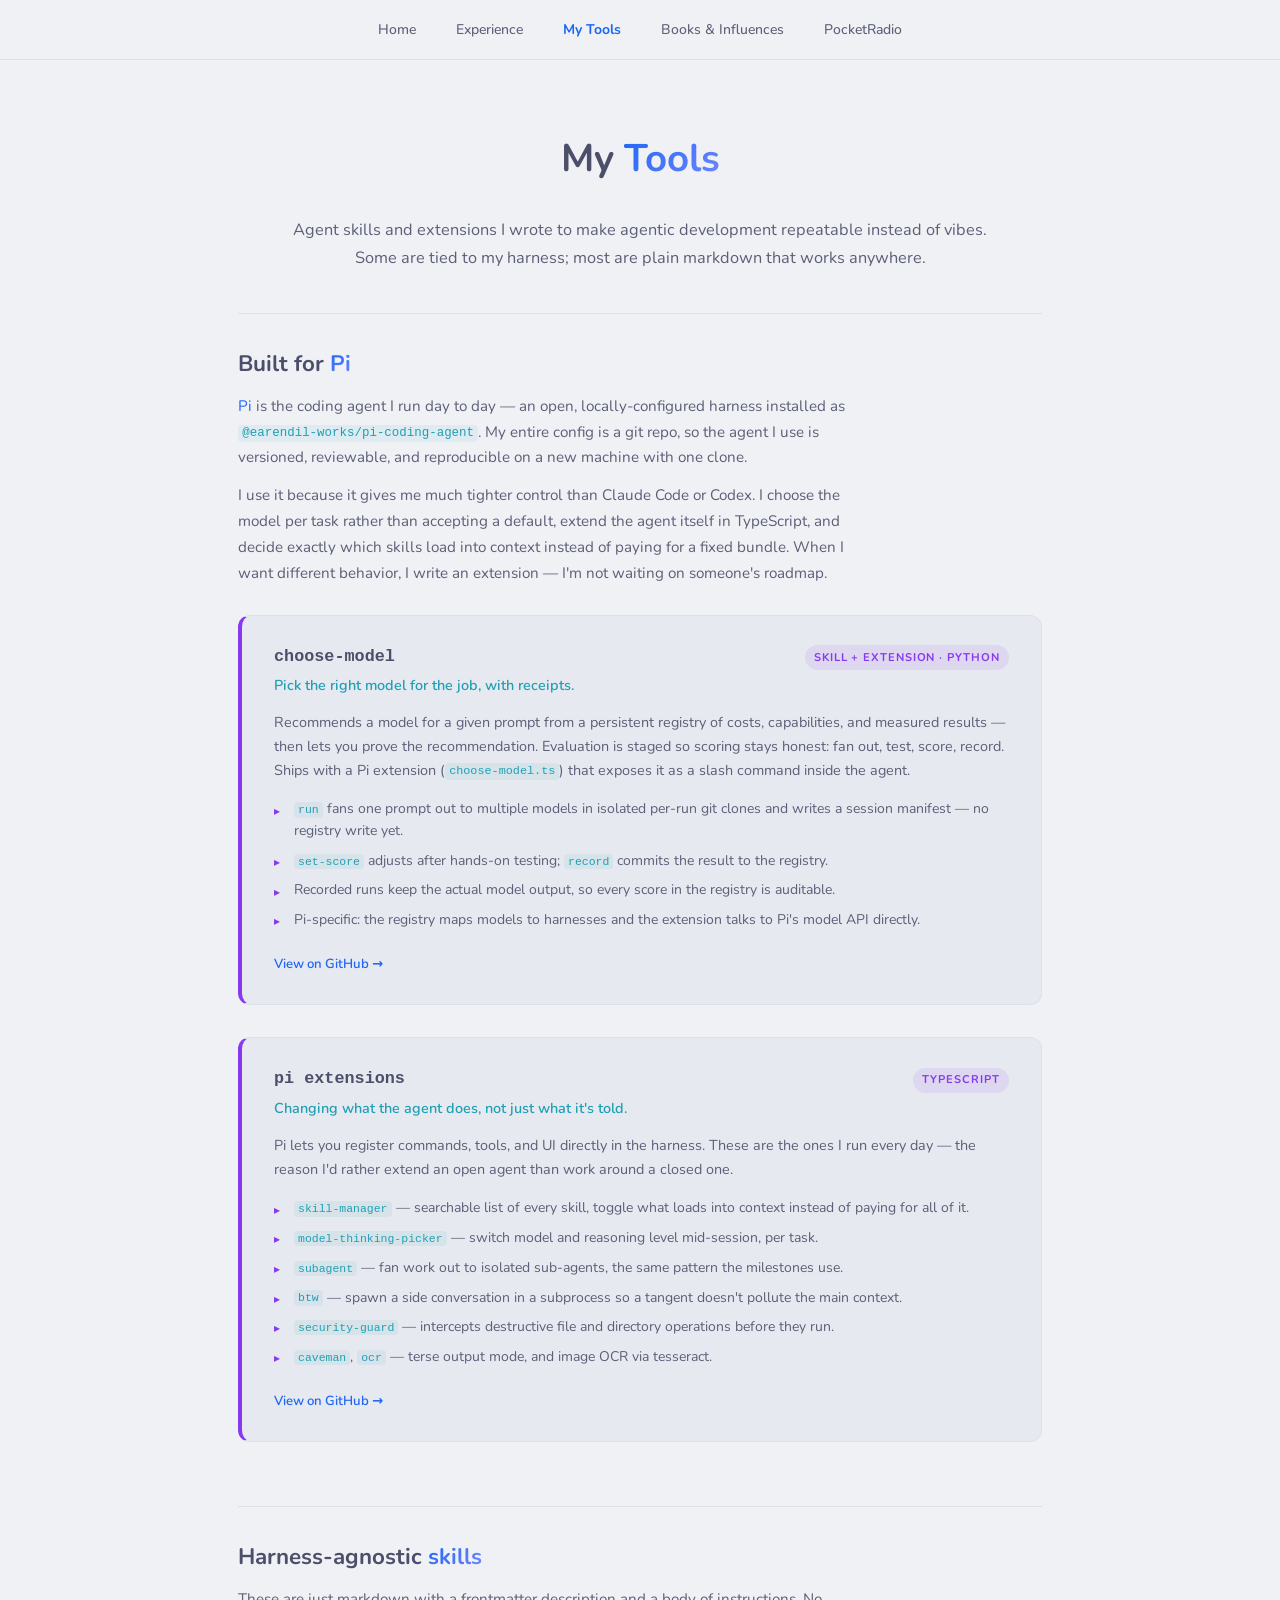
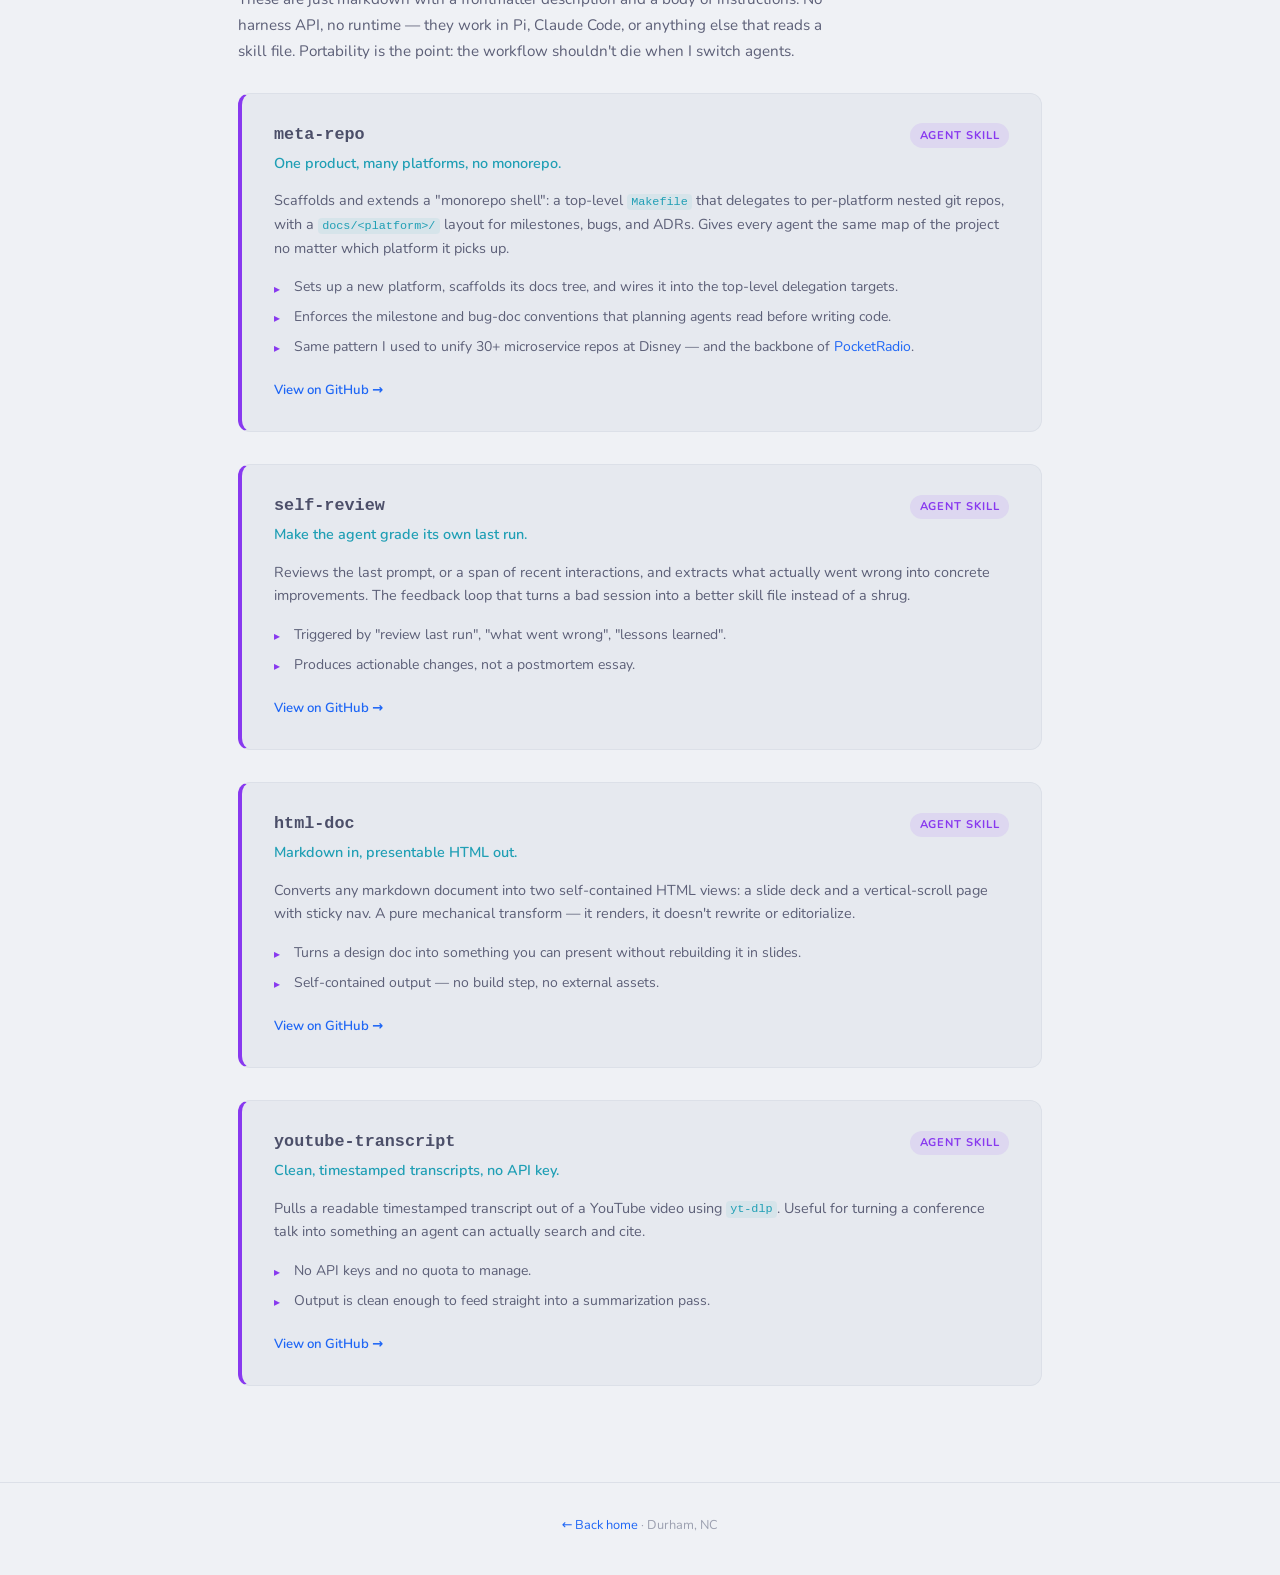
<file: tools.html>
<!DOCTYPE html>
<html lang="en">
<head>
  <meta charset="UTF-8" />
  <meta name="viewport" content="width=device-width, initial-scale=1.0" />
  <title>My Tools — Jonathan Johnson</title>
  <meta name="description" content="Agent skills and Pi extensions built by Jonathan Johnson — meta-repo, choose-model, and more." />
  <link rel="preconnect" href="https://fonts.googleapis.com" />
  <link rel="preconnect" href="https://fonts.gstatic.com" crossorigin />
  <link href="https://fonts.googleapis.com/css2?family=Caveat:wght@600&family=Nunito:wght@300;400;500;600;700&display=swap" rel="stylesheet" />
  <link rel="stylesheet" href="assets/site.css" />
  <noscript><style>.fade-in { opacity: 1; transform: none; }</style></noscript>
</head>
<body>

  <!-- NAV -->
  <nav>
    <ul>
      <li><a href="index.html">Home</a></li>
      <li><a href="experience.html">Experience</a></li>
      <li><a href="tools.html" class="current">My Tools</a></li>
      <li><a href="books.html">Books &amp; Influences</a></li>
      <li><a href="pocketradio.html">PocketRadio</a></li>
    </ul>
  </nav>

  <div id="tools">
    <div class="section-wrap first">
      <h2 class="section-heading tight fade-in">My <span>Tools</span></h2>
      <p class="pr-lede fade-in">Agent skills and extensions I wrote to make agentic development repeatable instead of vibes. Some are tied to my harness; most are plain markdown that works anywhere.</p>

      <!-- ── PI ── -->
      <div class="tool-group">
        <div class="tool-group-head fade-in">
          <h3>Built for <span>Pi</span></h3>
          <p><a href="https://pi.dev" target="_blank" rel="noopener">Pi</a> is the coding agent I run day to day — an open, locally-configured harness installed as <code>@earendil-works/pi-coding-agent</code>. My entire config is a git repo, so the agent I use is versioned, reviewable, and reproducible on a new machine with one clone.</p>
          <p>I use it because it gives me much tighter control than Claude Code or Codex. I choose the model per task rather than accepting a default, extend the agent itself in TypeScript, and decide exactly which skills load into context instead of paying for a fixed bundle. When I want different behavior, I write an extension — I'm not waiting on someone's roadmap.</p>
        </div>

        <div class="tool-list">

          <div class="tool-card fade-in">
            <div class="tool-head">
              <span class="tool-name">choose-model</span>
              <span class="tool-kind">Skill + extension · Python</span>
            </div>
            <p class="tool-what">Pick the right model for the job, with receipts.</p>
            <p class="tool-desc">Recommends a model for a given prompt from a persistent registry of costs, capabilities, and measured results — then lets you prove the recommendation. Evaluation is staged so scoring stays honest: fan out, test, score, record. Ships with a Pi extension (<code>choose-model.ts</code>) that exposes it as a slash command inside the agent.</p>
            <ul class="tool-bullets">
              <li><code>run</code> fans one prompt out to multiple models in isolated per-run git clones and writes a session manifest — no registry write yet.</li>
              <li><code>set-score</code> adjusts after hands-on testing; <code>record</code> commits the result to the registry.</li>
              <li>Recorded runs keep the actual model output, so every score in the registry is auditable.</li>
              <li>Pi-specific: the registry maps models to harnesses and the extension talks to Pi's model API directly.</li>
            </ul>
            <a href="https://github.com/jonathan-david-johnson/choose-model" target="_blank" rel="noopener" class="tool-link">View on GitHub →</a>
          </div>

          <div class="tool-card fade-in">
            <div class="tool-head">
              <span class="tool-name">pi extensions</span>
              <span class="tool-kind">TypeScript</span>
            </div>
            <p class="tool-what">Changing what the agent does, not just what it's told.</p>
            <p class="tool-desc">Pi lets you register commands, tools, and UI directly in the harness. These are the ones I run every day — the reason I'd rather extend an open agent than work around a closed one.</p>
            <ul class="tool-bullets">
              <li><code>skill-manager</code> — searchable list of every skill, toggle what loads into context instead of paying for all of it.</li>
              <li><code>model-thinking-picker</code> — switch model and reasoning level mid-session, per task.</li>
              <li><code>subagent</code> — fan work out to isolated sub-agents, the same pattern the milestones use.</li>
              <li><code>btw</code> — spawn a side conversation in a subprocess so a tangent doesn't pollute the main context.</li>
              <li><code>security-guard</code> — intercepts destructive file and directory operations before they run.</li>
              <li><code>caveman</code>, <code>ocr</code> — terse output mode, and image OCR via tesseract.</li>
            </ul>
            <a href="https://github.com/jonathan-david-johnson/dotfiles/tree/main/.pi/agent/extensions" target="_blank" rel="noopener" class="tool-link">View on GitHub →</a>
          </div>

        </div>
      </div>

      <!-- ── GENERIC ── -->
      <div class="tool-group">
        <div class="tool-group-head fade-in">
          <h3>Harness-agnostic <span>skills</span></h3>
          <p>These are just markdown with a frontmatter description and a body of instructions. No harness API, no runtime — they work in Pi, Claude Code, or anything else that reads a skill file. Portability is the point: the workflow shouldn't die when I switch agents.</p>
        </div>

        <div class="tool-list">

          <div class="tool-card fade-in">
            <div class="tool-head">
              <span class="tool-name">meta-repo</span>
              <span class="tool-kind">Agent skill</span>
            </div>
            <p class="tool-what">One product, many platforms, no monorepo.</p>
            <p class="tool-desc">Scaffolds and extends a "monorepo shell": a top-level <code>Makefile</code> that delegates to per-platform nested git repos, with a <code>docs/&lt;platform&gt;/</code> layout for milestones, bugs, and ADRs. Gives every agent the same map of the project no matter which platform it picks up.</p>
            <ul class="tool-bullets">
              <li>Sets up a new platform, scaffolds its docs tree, and wires it into the top-level delegation targets.</li>
              <li>Enforces the milestone and bug-doc conventions that planning agents read before writing code.</li>
              <li>Same pattern I used to unify 30+ microservice repos at Disney — and the backbone of <a href="pocketradio.html">PocketRadio</a>.</li>
            </ul>
            <a href="https://github.com/jonathan-david-johnson/dotfiles/tree/main/.pi/agent/skills/meta-repo" target="_blank" rel="noopener" class="tool-link">View on GitHub →</a>
          </div>

          <div class="tool-card fade-in">
            <div class="tool-head">
              <span class="tool-name">self-review</span>
              <span class="tool-kind">Agent skill</span>
            </div>
            <p class="tool-what">Make the agent grade its own last run.</p>
            <p class="tool-desc">Reviews the last prompt, or a span of recent interactions, and extracts what actually went wrong into concrete improvements. The feedback loop that turns a bad session into a better skill file instead of a shrug.</p>
            <ul class="tool-bullets">
              <li>Triggered by "review last run", "what went wrong", "lessons learned".</li>
              <li>Produces actionable changes, not a postmortem essay.</li>
            </ul>
            <a href="https://github.com/jonathan-david-johnson/dotfiles/tree/main/.pi/agent/skills/self-review" target="_blank" rel="noopener" class="tool-link">View on GitHub →</a>
          </div>

          <div class="tool-card fade-in">
            <div class="tool-head">
              <span class="tool-name">html-doc</span>
              <span class="tool-kind">Agent skill</span>
            </div>
            <p class="tool-what">Markdown in, presentable HTML out.</p>
            <p class="tool-desc">Converts any markdown document into two self-contained HTML views: a slide deck and a vertical-scroll page with sticky nav. A pure mechanical transform — it renders, it doesn't rewrite or editorialize.</p>
            <ul class="tool-bullets">
              <li>Turns a design doc into something you can present without rebuilding it in slides.</li>
              <li>Self-contained output — no build step, no external assets.</li>
            </ul>
            <a href="https://github.com/jonathan-david-johnson/dotfiles/tree/main/.pi/agent/skills/html-doc" target="_blank" rel="noopener" class="tool-link">View on GitHub →</a>
          </div>

          <div class="tool-card fade-in">
            <div class="tool-head">
              <span class="tool-name">youtube-transcript</span>
              <span class="tool-kind">Agent skill</span>
            </div>
            <p class="tool-what">Clean, timestamped transcripts, no API key.</p>
            <p class="tool-desc">Pulls a readable timestamped transcript out of a YouTube video using <code>yt-dlp</code>. Useful for turning a conference talk into something an agent can actually search and cite.</p>
            <ul class="tool-bullets">
              <li>No API keys and no quota to manage.</li>
              <li>Output is clean enough to feed straight into a summarization pass.</li>
            </ul>
            <a href="https://github.com/jonathan-david-johnson/dotfiles/tree/main/.pi/agent/skills/youtube-transcript" target="_blank" rel="noopener" class="tool-link">View on GitHub →</a>
          </div>

        </div>
      </div>

    </div>
  </div>

  <footer>
    <a href="index.html">← Back home</a> · Durham, NC
  </footer>

  <script src="assets/site.js"></script>

</body>
</html>
</file>
<file: assets/site.css>
/* Catppuccin Latte */
:root {
  --base:      #eff1f5;
  --mantle:    #e6e9ef;
  --crust:     #dce0e8;
  --surface0:  #ccd0da;
  --surface1:  #bcc0cc;
  --overlay0:  #9ca0b0;
  --subtext0:  #6c6f85;
  --subtext1:  #5c5f77;
  --text:      #4c4f69;
  --lavender:  #7287fd;
  --blue:      #1e66f5;
  --mauve:     #8839ef;
  --sapphire:  #209fb5;
  --teal:      #179299;
  --green:     #40a02b;
  --peach:     #fe640b;
  --pink:      #ea76cb;
}

*, *::before, *::after { box-sizing: border-box; margin: 0; padding: 0; }
html { scroll-behavior: smooth; }

/* keep anchored headings clear of the fixed nav */
[id] { scroll-margin-top: 76px; }

body {
  font-family: 'Nunito', system-ui, sans-serif;
  background: var(--base);
  color: var(--text);
  line-height: 1.6;
  font-size: 16px;
  overflow-x: hidden;
}

a { color: var(--blue); text-decoration: none; transition: color 0.2s; }
a:hover { color: var(--lavender); }

/* ── NAV ── */
nav {
  position: fixed;
  top: 0; left: 0; right: 0;
  background: rgba(239, 241, 245, 0.85);
  backdrop-filter: blur(12px);
  border-bottom: 1px solid var(--crust);
  z-index: 100;
  padding: 0 3rem;
  display: flex;
  align-items: center;
  justify-content: center;
  height: 60px;
}

nav ul {
  list-style: none;
  display: flex;
  gap: 2.5rem;
}

nav ul a {
  font-size: 0.875rem;
  font-weight: 500;
  color: var(--subtext1);
  transition: color 0.2s;
}

nav ul a:hover { color: var(--blue); }

nav ul a.current {
  color: var(--blue);
  font-weight: 700;
}

/* ── SCROLL FADE-IN ── */
.fade-in {
  opacity: 0;
  transform: translateY(28px);
  transition: opacity 0.6s ease, transform 0.6s ease;
}

.fade-in.visible {
  opacity: 1;
  transform: translateY(0);
}

@media (prefers-reduced-motion: reduce) {
  html { scroll-behavior: auto; }
  .fade-in { opacity: 1; transform: none; transition: none; }
}

/* ── HERO ── */
#hero {
  min-height: 75vh;
  display: flex;
  align-items: center;
  max-width: 1100px;
  margin: 0 auto;
  padding: 100px 3rem 4rem;
  gap: 4rem;
}

.hero-left { flex: 1; }

#hero h1 {
  font-size: clamp(2.8rem, 5vw, 4rem);
  font-weight: 700;
  line-height: 1.1;
  color: var(--text);
  margin-bottom: 1.25rem;
}

#hero h1 span {
  background: linear-gradient(135deg, var(--blue), var(--lavender));
  -webkit-background-clip: text;
  -webkit-text-fill-color: transparent;
  background-clip: text;
}

.hero-bio {
  font-size: 1.1rem;
  color: var(--subtext1);
  max-width: 520px;
  margin-bottom: 2rem;
  line-height: 1.75;
}

.social-icons {
  display: flex;
  gap: 0.75rem;
  margin-bottom: 2rem;
}

.social-icon {
  width: 44px;
  height: 44px;
  border-radius: 50%;
  display: flex;
  align-items: center;
  justify-content: center;
  font-size: 1.1rem;
  transition: transform 0.2s, box-shadow 0.2s;
  border: 1.5px solid var(--surface0);
  background: var(--mantle);
  color: var(--text);
}

.social-icon:hover {
  transform: translateY(-3px);
  box-shadow: 0 6px 16px rgba(30, 102, 245, 0.15);
  color: var(--blue);
  border-color: var(--lavender);
}

.hero-cta {
  display: flex;
  gap: 1rem;
  flex-wrap: wrap;
}

.btn {
  display: inline-block;
  padding: 0.65rem 1.6rem;
  border-radius: 8px;
  font-size: 0.875rem;
  font-weight: 600;
  transition: all 0.2s;
  cursor: pointer;
}

.btn-primary {
  background: linear-gradient(135deg, var(--blue), var(--lavender));
  color: #fff;
  box-shadow: 0 4px 12px rgba(30, 102, 245, 0.3);
}

.btn-primary:hover {
  color: #fff;
  transform: translateY(-2px);
  box-shadow: 0 6px 20px rgba(30, 102, 245, 0.4);
}

.btn-secondary {
  background: var(--mantle);
  color: var(--text);
  border: 1.5px solid var(--surface0);
}

.btn-secondary:hover {
  color: var(--blue);
  border-color: var(--lavender);
  transform: translateY(-2px);
}

/* HERO AVATAR */
.hero-right { flex-shrink: 0; }

.avatar-wrap {
  width: 320px;
  height: 380px;
  border-radius: 24px;
  background: linear-gradient(145deg, var(--mantle), var(--crust));
  border: 2px solid var(--surface0);
  display: flex;
  align-items: center;
  justify-content: center;
  position: relative;
  overflow: hidden;
  box-shadow: 0 20px 60px rgba(76, 79, 105, 0.12);
}

.avatar-wrap img {
  width: 100%;
  height: 100%;
  object-fit: cover;
}

.avatar-wrap::before {
  content: '';
  position: absolute;
  top: -40px; right: -40px;
  width: 160px; height: 160px;
  border-radius: 50%;
  background: rgba(114, 135, 253, 0.08);
}

.avatar-wrap::after {
  content: '';
  position: absolute;
  bottom: -30px; left: -30px;
  width: 120px; height: 120px;
  border-radius: 50%;
  background: rgba(30, 102, 245, 0.07);
}

/* ── SECTION WRAPPER ── */
.section-wrap {
  max-width: 900px;
  margin: 0 auto;
  padding: 6rem 3rem;
  border-top: 1px solid var(--crust);
}

/* first section on an interior page sits under the fixed nav, no top rule */
.section-wrap.first {
  border-top: none;
  padding-top: 8rem;
}

.section-wrap.wide { max-width: 1100px; }

.section-heading {
  text-align: center;
  font-size: clamp(1.8rem, 3vw, 2.4rem);
  font-weight: 700;
  color: var(--text);
  margin-bottom: 3.5rem;
}

.section-heading.tight { margin-bottom: 1.75rem; }

.section-heading span {
  background: linear-gradient(135deg, var(--blue), var(--lavender));
  -webkit-background-clip: text;
  -webkit-text-fill-color: transparent;
  background-clip: text;
}

/* ── EXPERIENCE CARDS ── */
.exp-list {
  display: flex;
  flex-direction: column;
  gap: 1.5rem;
}

.exp-card {
  background: var(--mantle);
  border: 1.5px solid var(--crust);
  border-left: 4px solid var(--lavender);
  border-radius: 12px;
  padding: 1.75rem 2rem;
  transition: box-shadow 0.2s, transform 0.2s;
}

.exp-card:hover {
  box-shadow: 0 8px 32px rgba(76, 79, 105, 0.1);
  transform: translateY(-2px);
}

.exp-card-header {
  display: flex;
  align-items: flex-start;
  justify-content: space-between;
  flex-wrap: wrap;
  gap: 0.5rem;
  margin-bottom: 0.25rem;
}

.exp-company {
  font-size: 1.05rem;
  font-weight: 700;
  color: var(--text);
}

.exp-period {
  font-size: 0.8rem;
  font-weight: 500;
  color: var(--overlay0);
  background: var(--surface0);
  padding: 0.2rem 0.65rem;
  border-radius: 20px;
  white-space: nowrap;
}

.exp-role {
  font-size: 0.875rem;
  font-weight: 600;
  color: var(--sapphire);
  margin-bottom: 1rem;
}

.exp-bullets {
  list-style: none;
  display: flex;
  flex-direction: column;
  gap: 0.5rem;
}

.exp-bullets li {
  font-size: 0.9rem;
  color: var(--subtext1);
  padding-left: 1.25rem;
  position: relative;
  line-height: 1.55;
}

.exp-bullets li::before {
  content: '▸';
  position: absolute;
  left: 0;
  color: var(--lavender);
  font-size: 0.75rem;
  top: 0.2rem;
}

/* ── SKILLS ── */
.skills-section {
  display: flex;
  flex-direction: column;
  gap: 2.5rem;
}

.skill-category h3 {
  font-size: 0.8rem;
  font-weight: 700;
  text-transform: uppercase;
  letter-spacing: 0.1em;
  color: var(--mauve);
  margin-bottom: 0.9rem;
}

.skill-pills {
  display: flex;
  flex-wrap: wrap;
  gap: 0.5rem;
}

.pill {
  font-size: 0.825rem;
  font-weight: 500;
  padding: 0.35rem 0.9rem;
  border-radius: 20px;
  border: 1.5px solid var(--surface0);
  background: var(--mantle);
  color: var(--subtext1);
  transition: all 0.2s;
}

.pill:hover {
  border-color: var(--lavender);
  color: var(--blue);
  background: rgba(114, 135, 253, 0.08);
}

/* ── PROJECTS ── */
.projects-grid {
  display: grid;
  grid-template-columns: repeat(auto-fit, minmax(260px, 1fr));
  gap: 1.25rem;
}

.project-card {
  background: var(--mantle);
  border: 1.5px solid var(--crust);
  border-top: 4px solid var(--sapphire);
  border-radius: 12px;
  padding: 1.5rem;
  display: flex;
  flex-direction: column;
  gap: 0.75rem;
  transition: box-shadow 0.2s, transform 0.2s;
  text-decoration: none;
  color: inherit;
}

.project-card:hover {
  box-shadow: 0 8px 32px rgba(76, 79, 105, 0.1);
  transform: translateY(-2px);
  color: inherit;
}

.project-name {
  font-size: 1rem;
  font-weight: 700;
  color: var(--blue);
}

.project-desc {
  font-size: 0.875rem;
  color: var(--subtext1);
  line-height: 1.55;
  flex: 1;
}

.project-footer {
  display: flex;
  align-items: center;
  gap: 0.5rem;
}

.lang-dot {
  width: 10px;
  height: 10px;
  border-radius: 50%;
  background: #f05138;
  flex-shrink: 0;
}

.lang-label {
  font-size: 0.8rem;
  color: var(--subtext0);
}

/* ── CONTACT ── */
.contact-tagline {
  font-size: 1rem;
  color: var(--subtext0);
  max-width: 480px;
  margin: 0 auto 2.5rem;
  line-height: 1.7;
}

.contact-cards {
  display: flex;
  justify-content: center;
  gap: 1rem;
  flex-wrap: wrap;
}

.contact-card {
  display: flex;
  align-items: center;
  gap: 0.6rem;
  padding: 0.7rem 1.4rem;
  border-radius: 10px;
  background: var(--mantle);
  border: 1.5px solid var(--crust);
  color: var(--text);
  font-size: 0.875rem;
  font-weight: 500;
  transition: all 0.2s;
}

.contact-card:hover {
  border-color: var(--lavender);
  color: var(--blue);
  transform: translateY(-2px);
  box-shadow: 0 6px 20px rgba(30, 102, 245, 0.12);
}

/* ── FOOTER ── */
footer {
  text-align: center;
  padding: 2rem;
  font-size: 0.8rem;
  color: var(--overlay0);
  border-top: 1px solid var(--crust);
}

/* ── MY TOOLS ── */
.tool-group { margin-bottom: 4rem; }

.tool-group:last-child { margin-bottom: 0; }

.tool-group-head {
  border-top: 1px solid var(--crust);
  padding-top: 2rem;
  margin-bottom: 1.75rem;
}

.tool-group:first-child .tool-group-head {
  border-top: none;
  padding-top: 0;
}

.tool-group-head h3 {
  font-size: 1.4rem;
  font-weight: 700;
  color: var(--text);
  margin-bottom: 0.75rem;
}

.tool-group-head h3 span {
  background: linear-gradient(135deg, var(--blue), var(--lavender));
  -webkit-background-clip: text;
  -webkit-text-fill-color: transparent;
  background-clip: text;
}

.tool-group-head p {
  font-size: 0.95rem;
  color: var(--subtext1);
  line-height: 1.7;
  max-width: 68ch;
}

.tool-group-head p + p { margin-top: 0.75rem; }

.tool-group-head code {
  font-family: ui-monospace, SFMono-Regular, Menlo, monospace;
  font-size: 0.82em;
  color: var(--sapphire);
  background: rgba(32, 159, 181, 0.08);
  padding: 0.1em 0.35em;
  border-radius: 4px;
}

.tool-list {
  display: flex;
  flex-direction: column;
  gap: 2rem;
}

.tool-card {
  background: var(--mantle);
  border: 1.5px solid var(--crust);
  border-left: 4px solid var(--mauve);
  border-radius: 12px;
  padding: 1.75rem 2rem;
  transition: box-shadow 0.2s, transform 0.2s;
}

.tool-card:hover {
  box-shadow: 0 8px 32px rgba(76, 79, 105, 0.1);
  transform: translateY(-2px);
}

.tool-head {
  display: flex;
  align-items: baseline;
  justify-content: space-between;
  flex-wrap: wrap;
  gap: 0.5rem;
  margin-bottom: 0.2rem;
}

.tool-name {
  font-family: ui-monospace, SFMono-Regular, Menlo, monospace;
  font-size: 1.05rem;
  font-weight: 700;
  color: var(--text);
}

.tool-kind {
  font-size: 0.7rem;
  font-weight: 700;
  text-transform: uppercase;
  letter-spacing: 0.08em;
  color: var(--mauve);
  background: rgba(136, 57, 239, 0.1);
  padding: 0.2rem 0.6rem;
  border-radius: 20px;
  white-space: nowrap;
}

.tool-what {
  font-size: 0.9rem;
  font-weight: 600;
  color: var(--sapphire);
  margin-bottom: 0.9rem;
}

.tool-desc {
  font-size: 0.9rem;
  color: var(--subtext1);
  line-height: 1.65;
  margin-bottom: 1rem;
}

.tool-desc code,
.tool-bullets code {
  font-family: ui-monospace, SFMono-Regular, Menlo, monospace;
  font-size: 0.82em;
  color: var(--sapphire);
  background: rgba(32, 159, 181, 0.08);
  padding: 0.1em 0.35em;
  border-radius: 4px;
}

.tool-bullets {
  list-style: none;
  display: flex;
  flex-direction: column;
  gap: 0.5rem;
  margin-bottom: 1.25rem;
}

.tool-bullets li {
  font-size: 0.875rem;
  color: var(--subtext1);
  padding-left: 1.25rem;
  position: relative;
  line-height: 1.55;
}

.tool-bullets li::before {
  content: '▸';
  position: absolute;
  left: 0;
  color: var(--mauve);
  font-size: 0.75rem;
  top: 0.2rem;
}

.tool-link {
  display: inline-flex;
  align-items: center;
  gap: 0.45rem;
  font-size: 0.825rem;
  font-weight: 600;
  color: var(--blue);
}

.tool-link:hover { color: var(--lavender); }

.tool-link.pending {
  color: var(--overlay0);
  cursor: default;
}

.tool-link.pending:hover { color: var(--overlay0); }

/* ── PLACEHOLDER ── */
.placeholder {
  text-align: center;
  color: var(--subtext0);
  font-size: 1.02rem;
  line-height: 1.7;
  max-width: 560px;
  margin: 0 auto;
}

/* ── POCKETRADIO ── */
.pr-lede {
  text-align: center;
  max-width: 720px;
  margin: 0 auto 2.5rem;
  color: var(--subtext1);
  font-size: 1.02rem;
  line-height: 1.7;
}

.pr-stat-row {
  display: flex;
  justify-content: center;
  gap: 1rem;
  flex-wrap: wrap;
  margin-bottom: 3rem;
}

.pr-stat {
  background: var(--mantle);
  border: 1.5px solid var(--crust);
  border-radius: 12px;
  padding: 0.9rem 1.5rem;
  text-align: center;
  min-width: 130px;
}

.pr-stat .num {
  font-size: 1.7rem;
  font-weight: 700;
  color: var(--blue);
  display: block;
  line-height: 1.15;
}

@supports ((background-clip: text) or (-webkit-background-clip: text)) {
  .pr-stat .num {
    background: linear-gradient(135deg, var(--blue), var(--lavender));
    -webkit-background-clip: text;
    background-clip: text;
    -webkit-text-fill-color: transparent;
  }
}

.pr-stat .lbl {
  font-size: 0.72rem;
  color: var(--subtext0);
  font-weight: 600;
  text-transform: uppercase;
  letter-spacing: 0.08em;
}

.pr-process {
  display: grid;
  grid-template-columns: repeat(auto-fit, minmax(240px, 1fr));
  gap: 1.25rem;
  margin-bottom: 3.5rem;
}

.pr-step {
  background: var(--mantle);
  border: 1.5px solid var(--crust);
  border-top: 4px solid var(--mauve);
  border-radius: 12px;
  padding: 1.5rem;
}

.pr-step h3 {
  font-size: 1rem;
  font-weight: 700;
  color: var(--text);
  margin-bottom: 0.6rem;
}

.pr-step p {
  font-size: 0.875rem;
  color: var(--subtext1);
  line-height: 1.62;
}

.pr-step code {
  font-family: ui-monospace, SFMono-Regular, Menlo, monospace;
  font-size: 0.8em;
  color: var(--sapphire);
  background: rgba(32, 159, 181, 0.08);
  padding: 0.1em 0.35em;
  border-radius: 4px;
}

.pr-platforms {
  display: grid;
  grid-template-columns: repeat(auto-fit, minmax(220px, 1fr));
  gap: 1.25rem;
  margin-bottom: 3.5rem;
}

.pr-platform {
  background: var(--mantle);
  border: 1.5px solid var(--crust);
  border-left: 4px solid var(--sapphire);
  border-radius: 12px;
  padding: 1.4rem;
  display: flex;
  flex-direction: column;
  gap: 0.55rem;
  text-decoration: none;
  color: inherit;
  transition: box-shadow 0.2s, transform 0.2s;
}

.pr-platform:hover {
  box-shadow: 0 8px 32px rgba(76, 79, 105, 0.1);
  transform: translateY(-2px);
  color: inherit;
}

.pf-head {
  display: flex;
  align-items: center;
  justify-content: space-between;
  gap: 0.5rem;
}

.pf-name {
  font-weight: 700;
  font-size: 0.95rem;
  color: var(--text);
}

.pf-lang {
  font-size: 0.7rem;
  font-weight: 700;
  color: var(--sapphire);
  background: rgba(32, 159, 181, 0.1);
  padding: 0.15rem 0.55rem;
  border-radius: 20px;
  white-space: nowrap;
}

.pf-desc {
  font-size: 0.84rem;
  color: var(--subtext1);
  line-height: 1.55;
  flex: 1;
}

.pf-milestones {
  font-size: 0.74rem;
  font-weight: 600;
  color: var(--overlay0);
}

.pr-platform.planned {
  border-left-color: var(--overlay0);
}

.pr-platform.planned .pf-lang {
  color: var(--overlay1);
  background: rgba(140, 143, 161, 0.12);
}

.pf-status {
  font-size: 0.7rem;
  font-weight: 700;
  text-transform: uppercase;
  letter-spacing: 0.06em;
  color: var(--overlay0);
}

.pr-remote {
  background: var(--mantle);
  border: 1.5px solid var(--crust);
  border-radius: 12px;
  padding: 1.5rem;
  margin-bottom: 3.5rem;
}

.pr-remote h3 {
  font-size: 0.78rem;
  font-weight: 700;
  text-transform: uppercase;
  letter-spacing: 0.1em;
  color: var(--subtext1);
  margin-bottom: 1rem;
}

.pr-remote p {
  font-size: 0.9rem;
  color: var(--subtext1);
  line-height: 1.65;
  margin-bottom: 0.9rem;
}

.pr-remote p:last-child {
  margin-bottom: 0;
}

.pr-anatomy {
  background: var(--crust);
  border: 1.5px solid var(--surface0);
  border-radius: 12px;
  padding: 1.5rem;
  overflow-x: auto;
}

.pr-anatomy h3 {
  font-size: 0.78rem;
  font-weight: 700;
  text-transform: uppercase;
  letter-spacing: 0.1em;
  color: var(--subtext1);
  margin-bottom: 1rem;
}

.pr-anatomy pre {
  font-family: ui-monospace, SFMono-Regular, Menlo, monospace;
  font-size: 0.8rem;
  line-height: 1.55;
  color: var(--subtext1);
  white-space: pre;
}

.pr-license {
  font-size: 0.8rem;
  color: var(--overlay1);
  line-height: 1.6;
  text-align: center;
  max-width: 44rem;
  margin: 1.25rem auto 0;
}

.pr-links {
  display: flex;
  justify-content: center;
  gap: 1rem;
  flex-wrap: wrap;
  margin-top: 2.5rem;
}

/* ── RESPONSIVE ── */
@media (max-width: 768px) {
  nav { padding: 0 1rem; }
  nav ul { gap: 1.1rem; }
  #hero {
    flex-direction: column-reverse;
    padding: 100px 1.5rem 4rem;
    text-align: center;
    gap: 2.5rem;
  }
  .hero-bio { margin: 0 auto 2rem; }
  .social-icons { justify-content: center; }
  .hero-cta { justify-content: center; }
  .avatar-wrap { width: 220px; height: 260px; }
  .section-wrap { padding: 4rem 1.5rem; }
  .section-wrap.first { padding-top: 6rem; }
}

/* four nav items need to survive the narrowest phones */
@media (max-width: 400px) {
  nav { padding: 0 0.65rem; }
  nav ul { gap: 0.8rem; }
  nav ul a { font-size: 0.8rem; }
}
</file>
